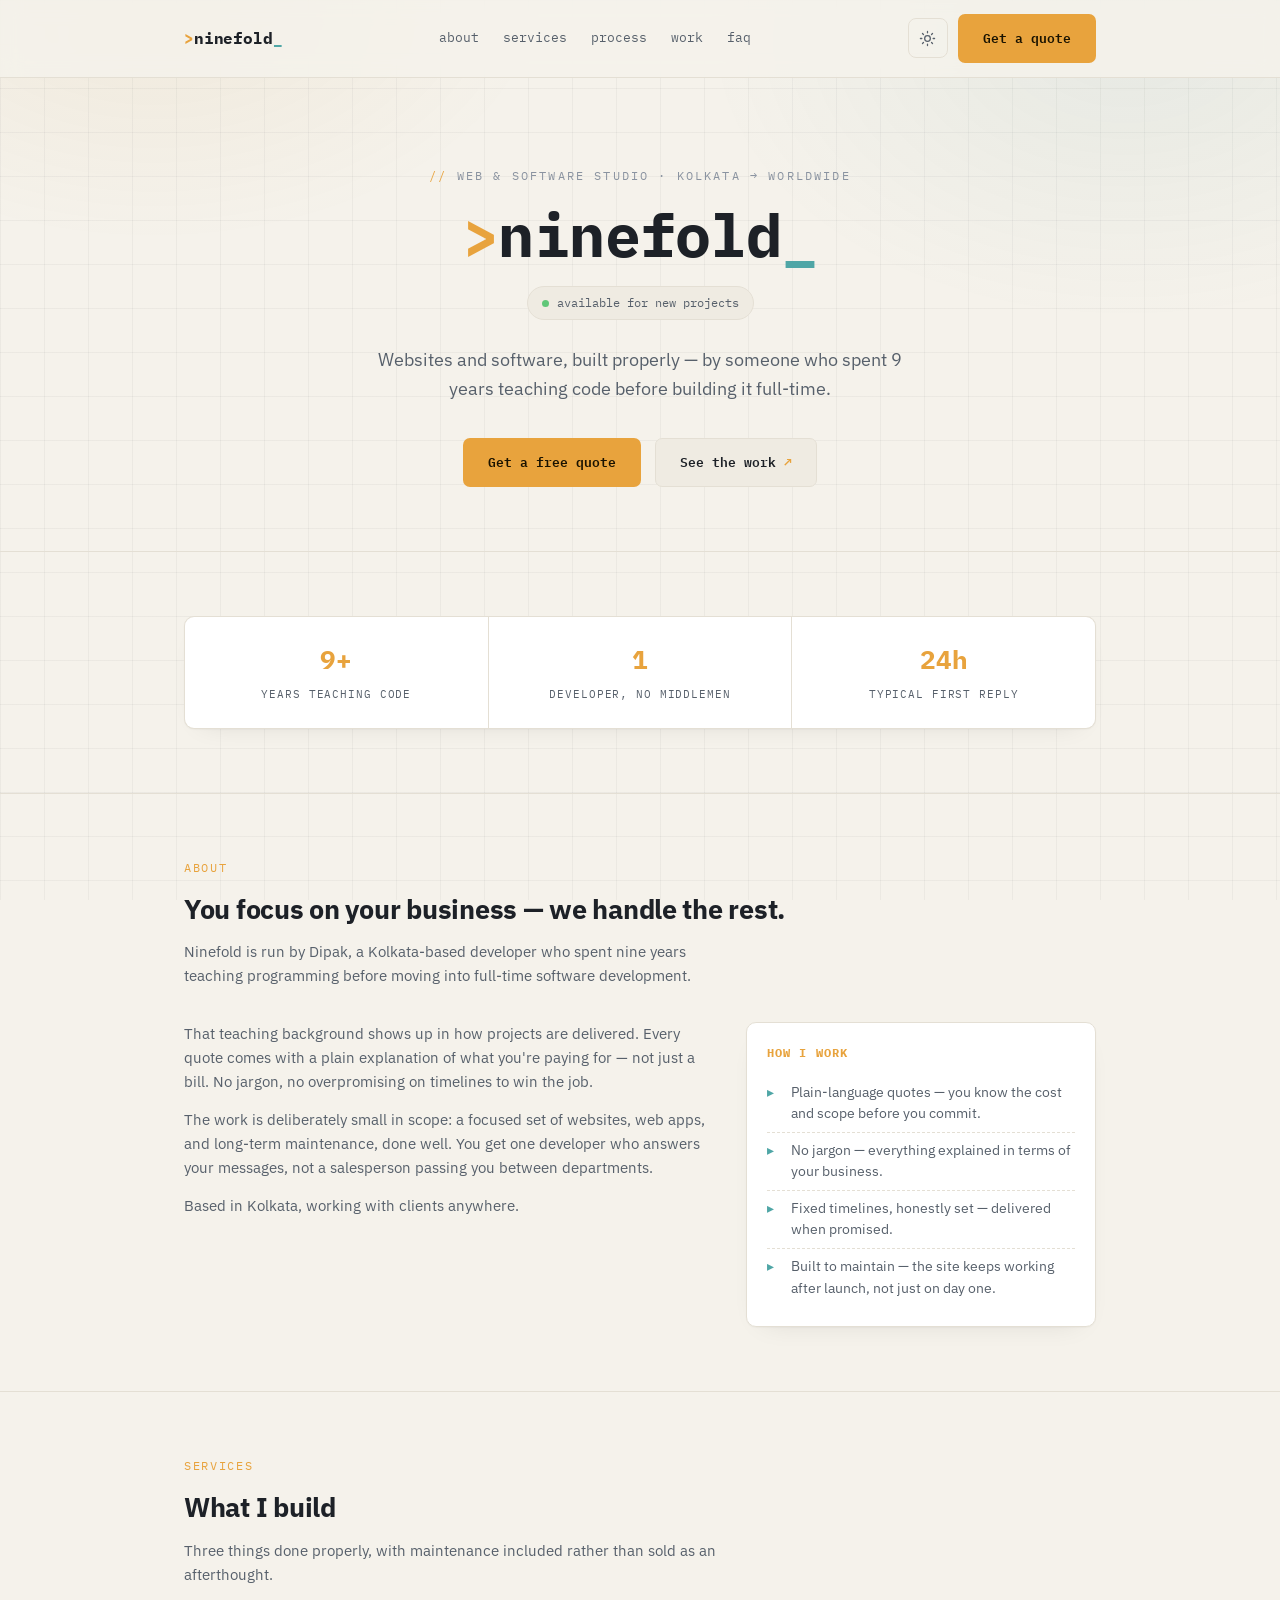
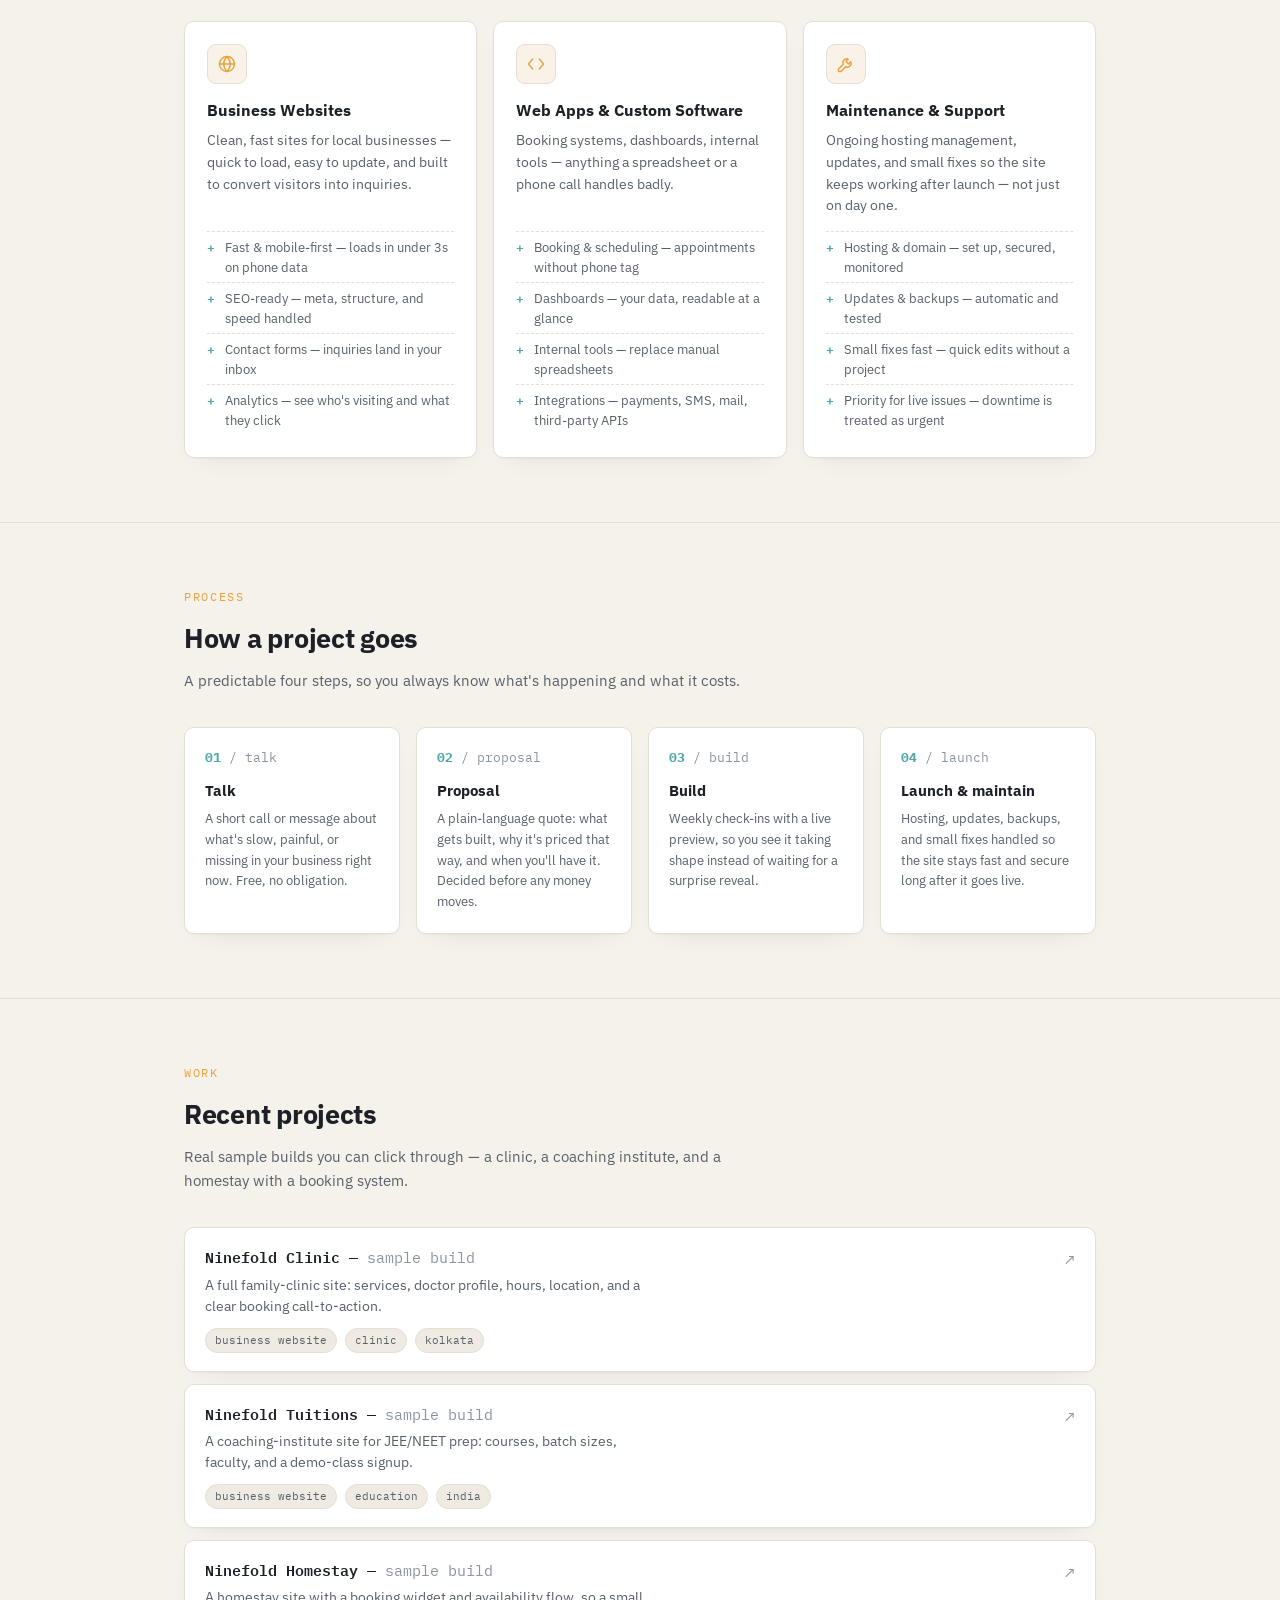
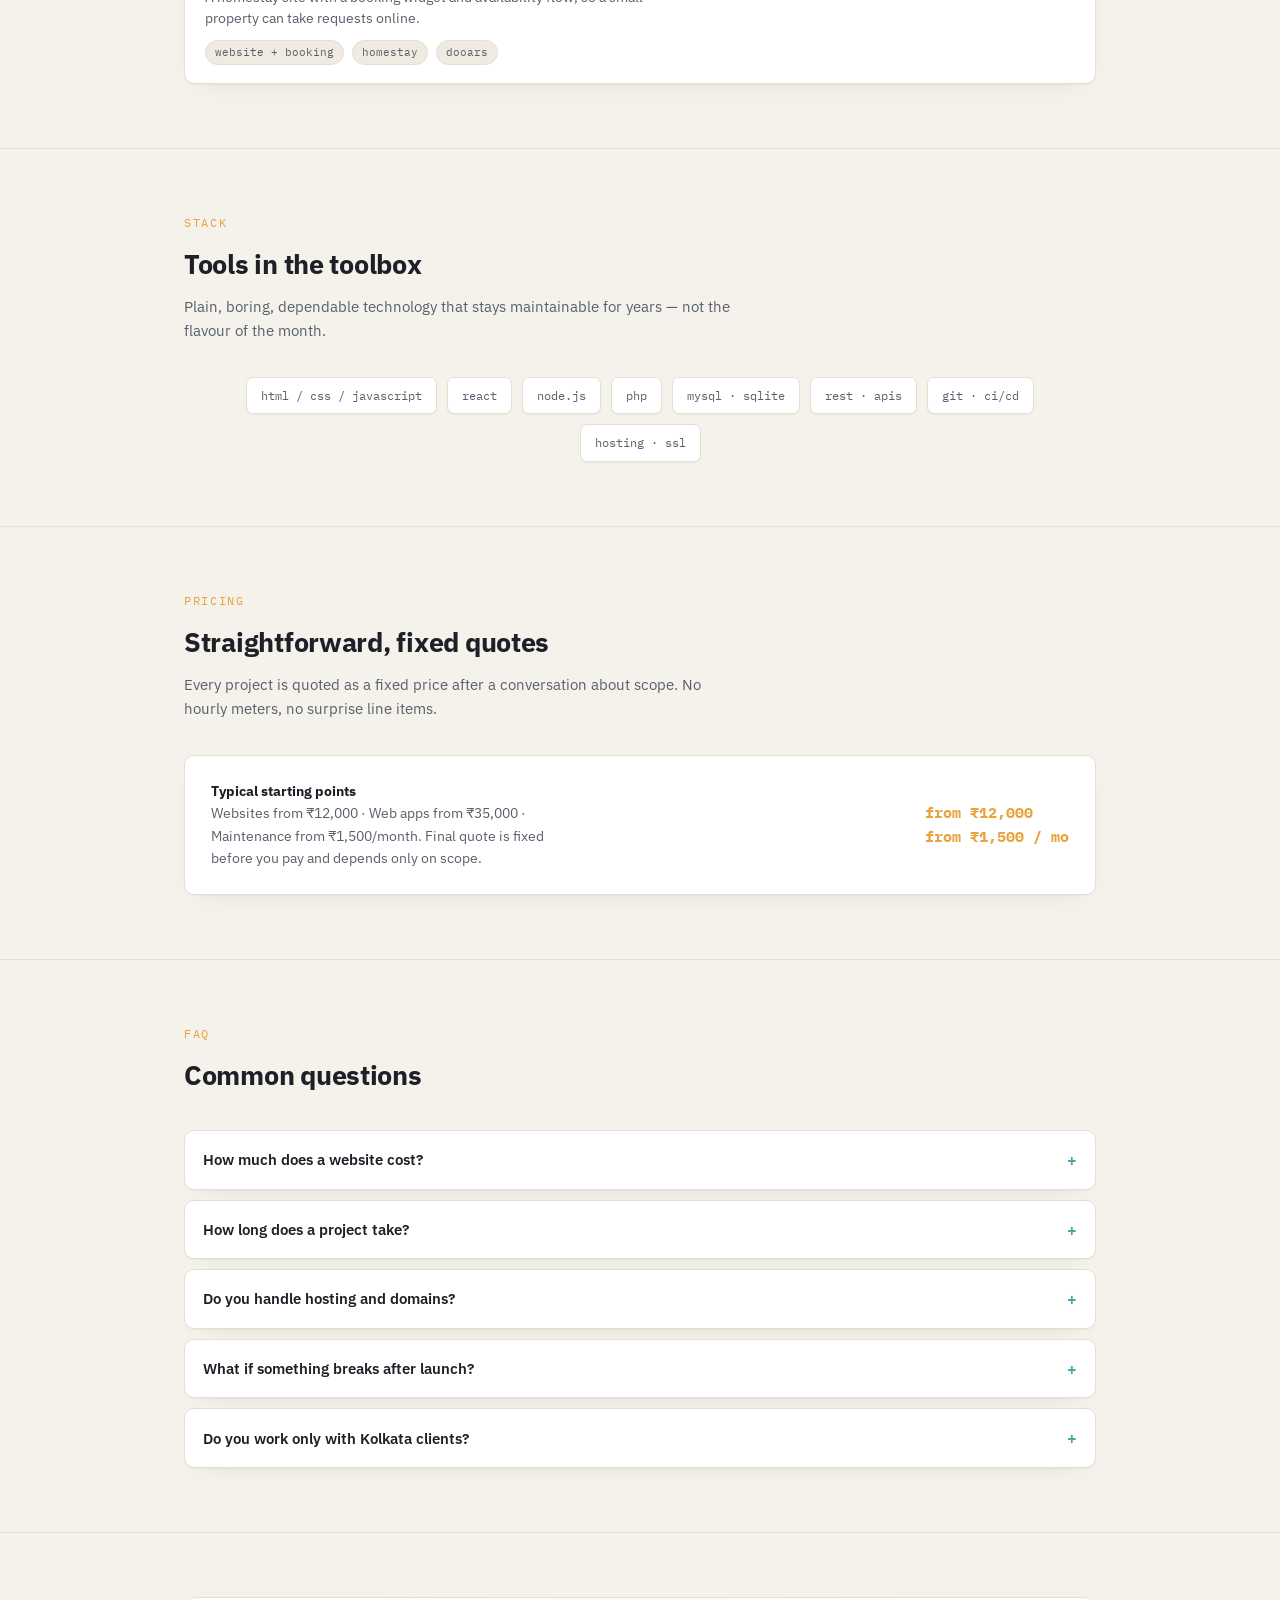
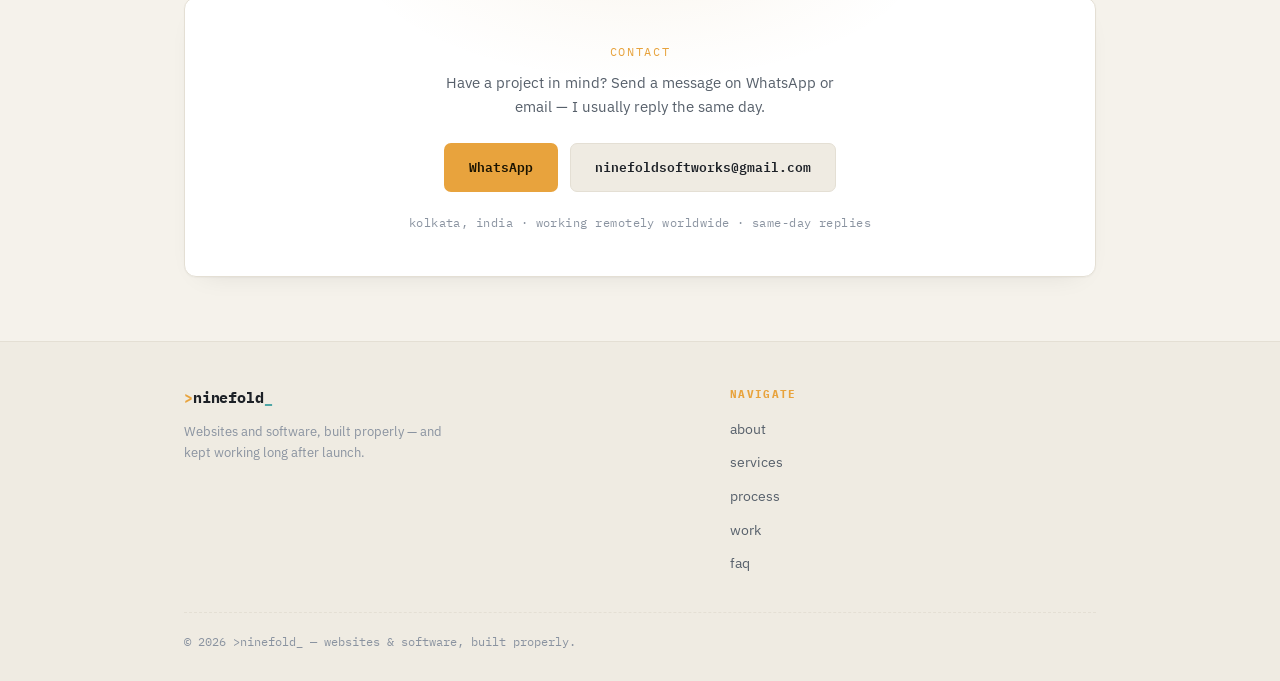
<file: index.html>
<!DOCTYPE html>
<html lang="en" data-theme="light">
<head>
<meta charset="UTF-8">
<meta name="viewport" content="width=device-width, initial-scale=1.0">
<title>Ninefold — Websites &amp; Software, Built Properly</title>
<meta name="description" content="Ninefold — a Kolkata-based web and software studio run by Dipak. Business websites, web apps, custom software and maintenance, delivered with plain-language quotes and no jargon.">
<meta name="author" content="Ninefold (Dipak)">
<meta name="keywords" content="web developer Kolkata, website design, web apps, custom software, freelancer India, booking system, business websites">
<link rel="canonical" href="https://ninefold.github.io/">
<link rel="icon" href="assets/favicon.ico" sizes="48x48">
<link rel="icon" href="assets/favicon.svg" type="image/svg+xml">
<link rel="icon" href="assets/favicon-32.png" sizes="32x32" type="image/png">
<link rel="icon" href="assets/favicon-16.png" sizes="16x16" type="image/png">
<link rel="apple-touch-icon" href="assets/apple-touch-icon.png">
<meta name="theme-color" media="(prefers-color-scheme: light)" content="#F5F2EB">
<meta name="theme-color" media="(prefers-color-scheme: dark)" content="#14171C">
<meta property="og:type" content="website">
<meta property="og:title" content="Ninefold — Websites &amp; Software, Built Properly">
<meta property="og:description" content="Business websites, web apps and custom software from a Kolkata-based studio that quotes in plain language. No jargon, no surprises.">
<meta property="og:url" content="https://ninefold.github.io/">
<meta property="og:image" content="https://ninefold.github.io/assets/apple-touch-icon.png">
<meta name="twitter:card" content="summary">
<meta name="twitter:title" content="Ninefold — Websites &amp; Software, Built Properly">
<meta name="twitter:description" content="Business websites, web apps and custom software, built properly — by someone who taught code for 9 years first.">
<link rel="preconnect" href="https://fonts.googleapis.com">
<link rel="preconnect" href="https://fonts.gstatic.com" crossorigin>
<link href="https://fonts.googleapis.com/css2?family=IBM+Plex+Mono:wght@400;500;600;700&family=IBM+Plex+Sans:wght@400;500;600;700&display=swap" rel="stylesheet">
<script>
  (function () {
    var saved = null;
    try { saved = localStorage.getItem('nf-theme'); } catch (e) {}
    var dark = window.matchMedia && window.matchMedia('(prefers-color-scheme: dark)').matches;
    document.documentElement.setAttribute('data-theme', saved === 'light' || saved === 'dark' ? saved : (dark ? 'dark' : 'light'));
  })();
</script>
<link rel="stylesheet" href="css/style.css">
</head>
<body>

<a class="skip-link" href="#main">Skip to content</a>

<nav aria-label="Main navigation">
  <div class="wrap">
    <a class="brand" href="#top" aria-label="Ninefold home"><span class="amber">&gt;</span>ninefold<span class="teal">_</span></a>
    <ul class="nav-links" id="navLinks"></ul>
    <div class="nav-tools">
      <button class="icon-btn theme-btn" id="themeToggle" type="button" aria-label="Toggle light or dark theme">
        <svg class="ic-moon" viewBox="0 0 24 24" width="17" height="17" fill="none" stroke="currentColor" stroke-width="1.8" stroke-linecap="round" aria-hidden="true"><path d="M21 12.8A9 9 0 1 1 11.2 3 7 7 0 0 0 21 12.8z"/></svg>
        <svg class="ic-sun" viewBox="0 0 24 24" width="17" height="17" fill="none" stroke="currentColor" stroke-width="1.8" stroke-linecap="round" aria-hidden="true"><circle cx="12" cy="12" r="4"/><path d="M12 2v2m0 16v2M4.9 4.9l1.4 1.4m11.4 11.4 1.4 1.4M2 12h2m16 0h2M4.9 19.1l1.4-1.4M17.7 6.3l1.4-1.4"/></svg>
      </button>
      <a class="btn nav-cta" id="navCta" href="#contact"></a>
      <button class="icon-btn hamburger" id="menuToggle" type="button" aria-label="Open menu" aria-expanded="false" aria-controls="mobileMenu">
        <svg viewBox="0 0 24 24" width="18" height="18" fill="none" stroke="currentColor" stroke-width="1.8" stroke-linecap="round" aria-hidden="true"><path d="M4 7h16M4 12h16M4 17h16"/></svg>
      </button>
    </div>
  </div>
  <div class="mobile-menu closed" id="mobileMenu">
    <ul id="mobileLinks"></ul>
  </div>
</nav>

<noscript>
  <div class="wrap">
    <p class="noscript">Please enable JavaScript to view this site.</p>
  </div>
</noscript>

<main id="main">

  <header class="hero" id="top">
    <div class="wrap">
      <div class="sublabel" id="heroSublabel"></div>
      <div class="wordmark"><span class="amber">&gt;</span>ninefold<span class="teal">_</span></div>
      <div class="status"><span class="dot"></span><span id="heroStatus"></span></div>
      <p class="tagline" id="heroTagline"></p>
      <div class="hero-cta">
        <a class="btn btn-primary" id="primaryCta" href="#contact"></a>
        <a class="btn btn-ghost" id="secondaryCta" href="#work"></a>
      </div>
    </div>
  </header>

  <section>
    <div class="wrap">
      <div class="stats-strip" id="statsStrip"></div>
    </div>
  </section>

  <section id="about">
    <div class="wrap">
      <div class="section-head">
        <div class="eyebrow">About</div>
        <h2 id="aboutHeading"></h2>
        <p class="section-desc" id="aboutDesc"></p>
      </div>
      <div class="about-grid">
        <div class="about-text" id="aboutParagraphs"></div>
        <div class="principles">
          <h3 id="principlesTitle"></h3>
          <ul id="principlesList"></ul>
        </div>
      </div>
    </div>
  </section>

  <section id="services">
    <div class="wrap">
      <div class="section-head">
        <div class="eyebrow">Services</div>
        <h2>What I build</h2>
        <p class="section-desc" id="servicesDesc"></p>
      </div>
      <div class="services" id="servicesGrid"></div>
    </div>
  </section>

  <section id="process">
    <div class="wrap">
      <div class="section-head">
        <div class="eyebrow">Process</div>
        <h2>How a project goes</h2>
        <p class="section-desc" id="processDesc"></p>
      </div>
      <div class="process" id="processGrid"></div>
    </div>
  </section>

  <section id="work">
    <div class="wrap">
      <div class="section-head">
        <div class="eyebrow">Work</div>
        <h2>Recent projects</h2>
        <p class="section-desc" id="workDesc"></p>
      </div>
      <div class="work-list" id="workList"></div>
    </div>
  </section>

  <section id="stack">
    <div class="wrap">
      <div class="section-head">
        <div class="eyebrow">Stack</div>
        <h2 id="stackTitle"></h2>
        <p class="section-desc" id="stackDesc"></p>
      </div>
      <div class="stack" id="stackChips"></div>
    </div>
  </section>

  <section id="pricing">
    <div class="wrap">
      <div class="section-head">
        <div class="eyebrow">Pricing</div>
        <h2 id="pricingTitle"></h2>
        <p class="section-desc" id="pricingDesc"></p>
      </div>
      <div class="pricing-strip">
        <p id="pricingLead"></p>
        <div id="pricingFrom"></div>
      </div>
    </div>
  </section>

  <section id="faq">
    <div class="wrap">
      <div class="section-head">
        <div class="eyebrow">FAQ</div>
        <h2>Common questions</h2>
      </div>
      <div class="faq" id="faqList"></div>
    </div>
  </section>

  <section id="contact">
    <div class="wrap">
      <div class="contact-box">
        <div class="eyebrow">Contact</div>
        <p id="contactText"></p>
        <div class="contact-links">
          <a class="btn btn-primary" id="whatsappBtn" href="#" target="_blank" rel="noopener">WhatsApp</a>
          <a class="btn btn-ghost" id="emailBtn" href="#"></a>
        </div>
        <div class="contact-meta" id="contactMeta"></div>
      </div>
    </div>
  </section>

</main>

<footer>
  <div class="wrap">
    <div class="footer-grid">
      <div class="footer-brand">
        <div class="brand"><span class="amber">&gt;</span>ninefold<span class="teal">_</span></div>
        <p id="footerBlurb"></p>
      </div>
      <div class="footer-col">
        <h4>Navigate</h4>
        <ul id="footerNav"></ul>
      </div>
    </div>
    <div class="footer-bottom">
      <div class="hint" id="footerCopyright"></div>
    </div>
  </div>
</footer>

<script src="js/app.js"></script>
<script type="application/ld+json">
{
  "@context": "https://schema.org",
  "@type": "ProfessionalService",
  "name": "Ninefold",
  "description": "Ninefold builds business websites, web apps and custom software, with plain-language quotes and ongoing maintenance.",
  "founder": { "@type": "Person", "name": "Dipak", "jobTitle": "Software developer" },
  "areaServed": "Worldwide",
  "address": { "@type": "PostalAddress", "addressLocality": "Kolkata", "addressRegion": "West Bengal", "addressCountry": "IN" },
  "email": "ninefoldsoftworks@gmail.com",
  "telephone": "+91 8420361178"
}
</script>
</body>
</html>
</file>
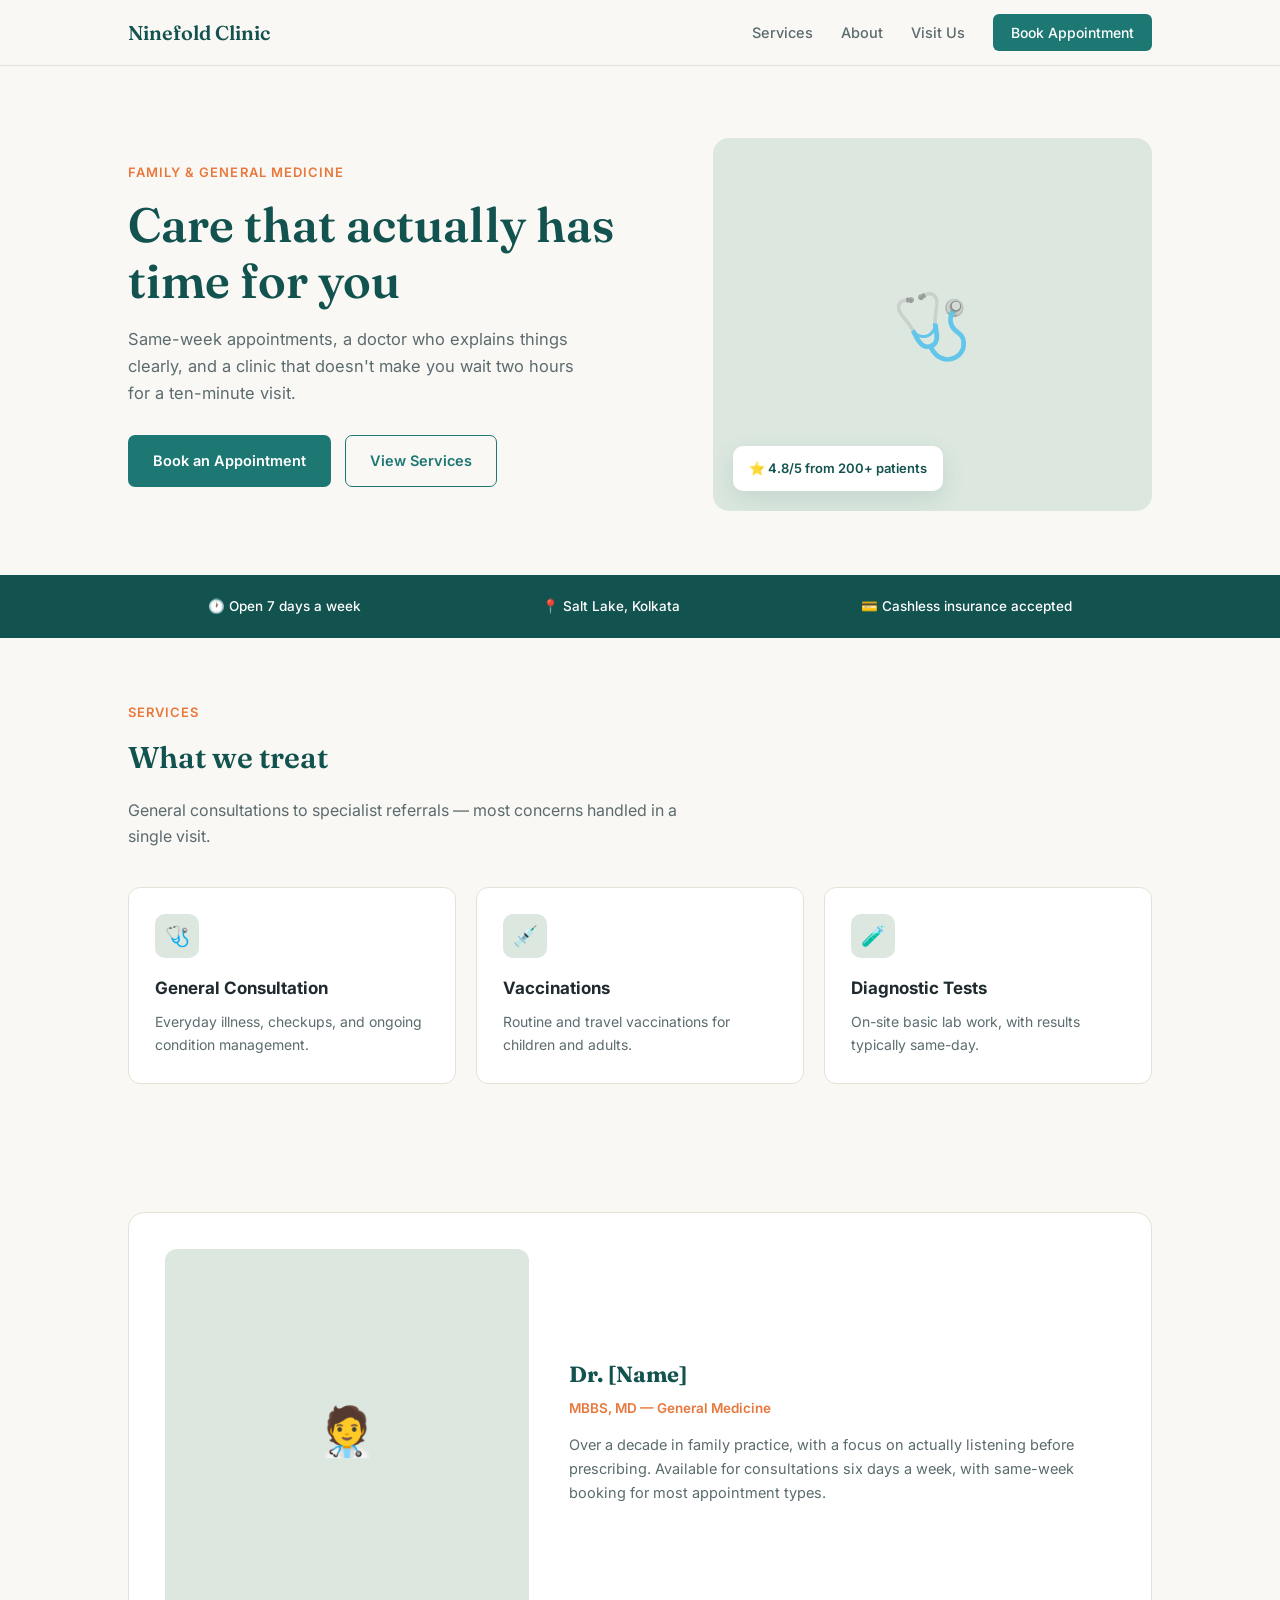
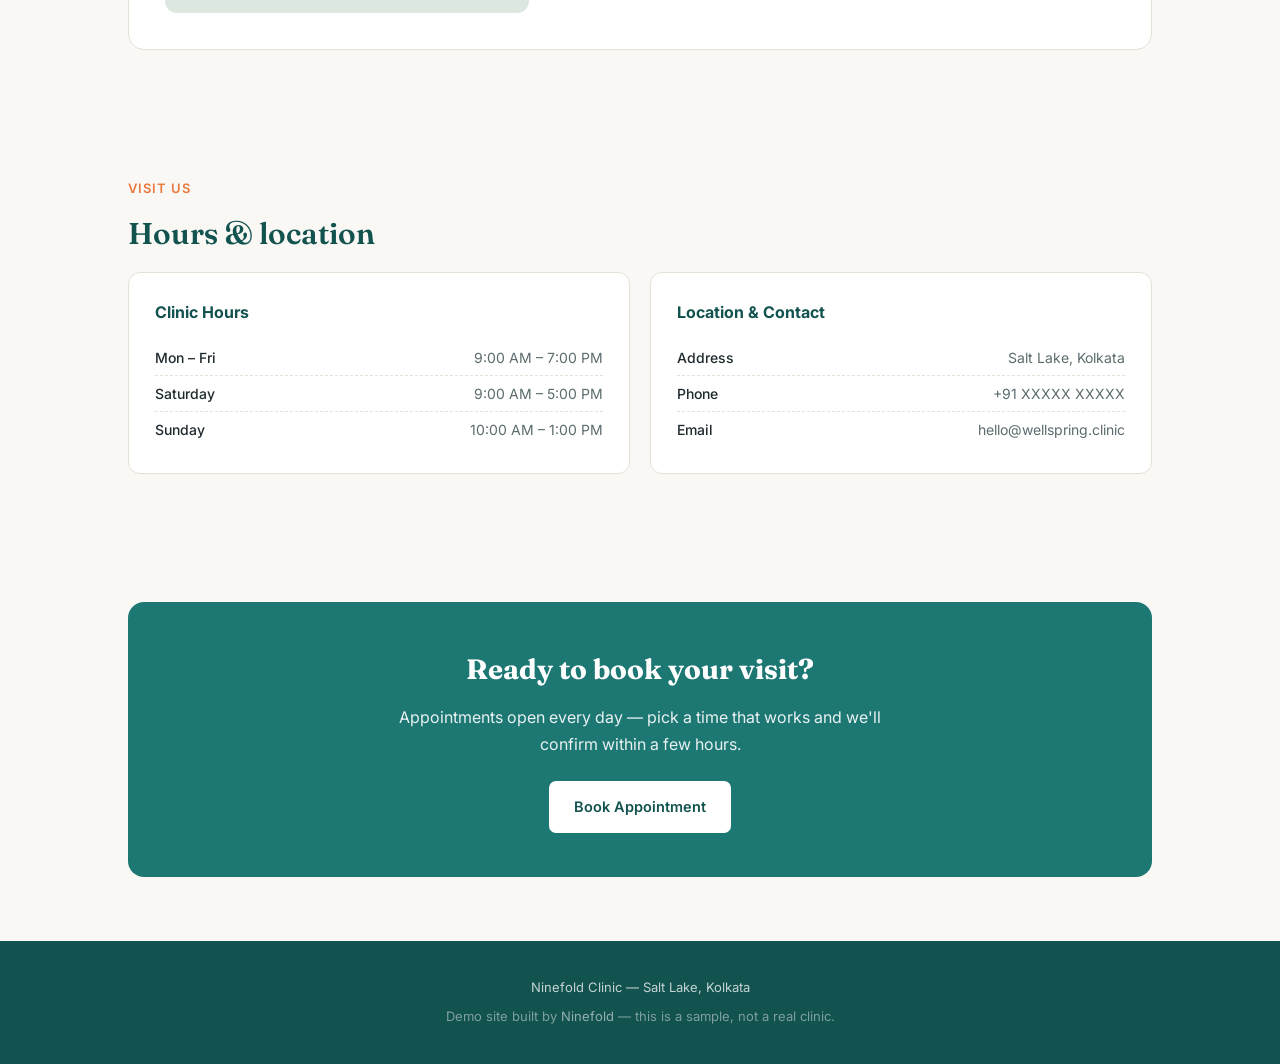
<file: clinic-demo.html>
<!DOCTYPE html>
<html lang="en">
<head>
<meta charset="UTF-8">
<meta name="viewport" content="width=device-width, initial-scale=1.0">
<title>Wellspring Family Clinic — Book an Appointment</title>
<link rel="icon" href="favicon.ico" sizes="48x48">
<link rel="icon" href="favicon.svg" type="image/svg+xml">
<meta name="theme-color" content="#FAF8F4">
<link rel="preconnect" href="https://fonts.googleapis.com">
<link rel="preconnect" href="https://fonts.gstatic.com" crossorigin>
<link href="https://fonts.googleapis.com/css2?family=Fraunces:opsz,wght@9..144,500;9..144,600&family=Inter:wght@400;500;600;700&display=swap" rel="stylesheet">
<style>
  :root{
    --cream:#FAF8F4;
    --white:#FFFFFF;
    --ink:#1F2A2E;
    --ink-dim:#5B6B6E;
    --teal:#1D7874;
    --teal-deep:#12524F;
    --sage:#DCE8DF;
    --coral:#E8783D;
    --border:#E6E0D6;
    --serif:'Fraunces', Georgia, serif;
    --sans:'Inter', -apple-system, sans-serif;
  }
  *{box-sizing:border-box; margin:0; padding:0;}
  html{scroll-behavior:smooth;}
  body{background:var(--cream); color:var(--ink); font-family:var(--sans); line-height:1.65; -webkit-font-smoothing:antialiased;}
  a{color:var(--teal); text-decoration:none;}
  .wrap{max-width:1080px; margin:0 auto; padding:0 28px;}

  /* NAV */
  nav{position:sticky; top:0; z-index:50; background:rgba(250,248,244,0.94); backdrop-filter:blur(6px); border-bottom:1px solid var(--border);}
  nav .wrap{display:flex; align-items:center; justify-content:space-between; padding:16px 28px;}
  .logo{font-family:var(--serif); font-weight:600; font-size:20px; color:var(--teal-deep);}
  .nav-links{display:flex; align-items:center; gap:28px; list-style:none; font-size:14.5px;}
  .nav-links a{color:var(--ink-dim); font-weight:500;}
  .nav-links a:hover{color:var(--teal);}
  .nav-cta{background:var(--teal); color:var(--white)!important; padding:10px 18px; border-radius:6px; font-weight:600; font-size:14px;}
  .nav-cta:hover{background:var(--teal-deep); text-decoration:none;}

  /* HERO */
  .hero{padding:72px 0 64px;}
  .hero-grid{display:grid; grid-template-columns:1.1fr 0.9fr; gap:48px; align-items:center;}
  .eyebrow{font-size:13px; font-weight:600; letter-spacing:0.08em; text-transform:uppercase; color:var(--coral); margin-bottom:14px;}
  .hero h1{font-family:var(--serif); font-size:clamp(32px,4.5vw,48px); font-weight:600; line-height:1.15; color:var(--teal-deep); margin-bottom:18px;}
  .hero p{font-size:16.5px; color:var(--ink-dim); max-width:46ch; margin-bottom:28px;}
  .hero-cta{display:flex; gap:14px; flex-wrap:wrap;}
  .btn{display:inline-block; font-weight:600; font-size:14.5px; padding:13px 24px; border-radius:7px; border:1.5px solid transparent; cursor:pointer;}
  .btn-primary{background:var(--teal); color:var(--white);}
  .btn-primary:hover{background:var(--teal-deep);}
  .btn-outline{border-color:var(--teal); color:var(--teal); background:transparent;}
  .btn-outline:hover{background:var(--sage); text-decoration:none;}

  .hero-visual{background:var(--sage); border-radius:16px; aspect-ratio:4/3.4; display:flex; align-items:center; justify-content:center; position:relative; overflow:hidden;}
  .hero-visual::before{content:"🩺"; font-size:64px; opacity:0.55;}
  .hero-badge{position:absolute; bottom:20px; left:20px; background:var(--white); padding:12px 16px; border-radius:10px; box-shadow:0 8px 24px rgba(18,82,79,0.12); font-size:13px; font-weight:600; color:var(--teal-deep);}

  /* TRUST STRIP */
  .trust-strip{background:var(--teal-deep); color:var(--white);}
  .trust-strip .wrap{display:flex; justify-content:space-around; flex-wrap:wrap; gap:20px; padding:20px 28px; font-size:13.5px; font-weight:500;}

  /* SECTIONS */
  section{padding:64px 0;}
  .section-eyebrow{font-size:13px; font-weight:600; letter-spacing:0.08em; text-transform:uppercase; color:var(--coral); margin-bottom:10px;}
  .section-head h2{font-family:var(--serif); font-size:30px; font-weight:600; color:var(--teal-deep); margin-bottom:14px;}
  .section-head p{color:var(--ink-dim); max-width:58ch; margin-bottom:38px;}

  /* SERVICES */
  .services{display:grid; grid-template-columns:repeat(3,1fr); gap:20px;}
  .service-card{background:var(--white); border:1px solid var(--border); border-radius:12px; padding:26px;}
  .service-icon{width:44px; height:44px; border-radius:10px; background:var(--sage); display:flex; align-items:center; justify-content:center; font-size:20px; margin-bottom:16px;}
  .service-card h3{font-size:17px; margin-bottom:8px; color:var(--ink);}
  .service-card p{font-size:14px; color:var(--ink-dim);}

  /* DOCTOR */
  .doctor-grid{display:grid; grid-template-columns:0.8fr 1.2fr; gap:40px; align-items:center; background:var(--white); border:1px solid var(--border); border-radius:16px; padding:36px;}
  .doctor-photo{background:var(--sage); border-radius:12px; aspect-ratio:1; display:flex; align-items:center; justify-content:center; font-size:48px;}
  .doctor-info h3{font-family:var(--serif); font-size:22px; color:var(--teal-deep); margin-bottom:4px;}
  .doctor-info .role{color:var(--coral); font-weight:600; font-size:13.5px; margin-bottom:14px;}
  .doctor-info p{color:var(--ink-dim); font-size:14.5px;}

  /* HOURS + LOCATION */
  .info-grid{display:grid; grid-template-columns:1fr 1fr; gap:20px;}
  .info-card{background:var(--white); border:1px solid var(--border); border-radius:12px; padding:26px;}
  .info-card h3{font-size:16px; margin-bottom:14px; color:var(--teal-deep);}
  .hours-row{display:flex; justify-content:space-between; font-size:14px; color:var(--ink-dim); padding:6px 0; border-bottom:1px dashed var(--border);}
  .hours-row:last-child{border-bottom:none;}
  .hours-row span:first-child{color:var(--ink); font-weight:500;}

  /* BOOKING CTA */
  .booking-cta{background:var(--teal); border-radius:16px; padding:44px; text-align:center; color:var(--white);}
  .booking-cta h2{font-family:var(--serif); font-size:28px; margin-bottom:12px;}
  .booking-cta p{opacity:0.9; margin-bottom:24px; max-width:50ch; margin-left:auto; margin-right:auto;}
  .booking-cta .btn-primary{background:var(--white); color:var(--teal-deep);}
  .booking-cta .btn-primary:hover{background:var(--sage);}

  footer{background:var(--teal-deep); color:rgba(255,255,255,0.75); padding:36px 0; font-size:13px; text-align:center;}
  footer .credit{margin-top:8px; opacity:0.6;}
  footer a{color:rgba(255,255,255,0.9);}

  @media (max-width:800px){
    .hero-grid{grid-template-columns:1fr;}
    .services{grid-template-columns:1fr;}
    .doctor-grid{grid-template-columns:1fr; text-align:center;}
    .doctor-photo{max-width:180px; margin:0 auto;}
    .info-grid{grid-template-columns:1fr;}
    .nav-links{display:none;}
  }
</style>
</head>
<body>

<nav>
  <div class="wrap">
    <div class="logo">Ninefold Clinic</div>
    <ul class="nav-links">
      <li><a href="#services">Services</a></li>
      <li><a href="#doctor">About</a></li>
      <li><a href="#visit">Visit Us</a></li>
      <li><a href="#book" class="nav-cta">Book Appointment</a></li>
    </ul>
  </div>
</nav>

<header class="hero">
  <div class="wrap hero-grid">
    <div>
      <div class="eyebrow">Family &amp; General Medicine</div>
      <h1>Care that actually has time for you</h1>
      <p>Same-week appointments, a doctor who explains things clearly, and a clinic that doesn't make you wait two hours for a ten-minute visit.</p>
      <div class="hero-cta">
        <a class="btn btn-primary" href="#book">Book an Appointment</a>
        <a class="btn btn-outline" href="#services">View Services</a>
      </div>
    </div>
    <div class="hero-visual">
      <div class="hero-badge">⭐ 4.8/5 from 200+ patients</div>
    </div>
  </div>
</header>

<div class="trust-strip">
  <div class="wrap">
    <span>🕐 Open 7 days a week</span>
    <span>📍 Salt Lake, Kolkata</span>
    <span>💳 Cashless insurance accepted</span>
  </div>
</div>

<section id="services">
  <div class="wrap">
    <div class="section-head">
      <div class="section-eyebrow">Services</div>
      <h2>What we treat</h2>
      <p>General consultations to specialist referrals — most concerns handled in a single visit.</p>
    </div>
    <div class="services">
      <div class="service-card">
        <div class="service-icon">🩺</div>
        <h3>General Consultation</h3>
        <p>Everyday illness, checkups, and ongoing condition management.</p>
      </div>
      <div class="service-card">
        <div class="service-icon">💉</div>
        <h3>Vaccinations</h3>
        <p>Routine and travel vaccinations for children and adults.</p>
      </div>
      <div class="service-card">
        <div class="service-icon">🧪</div>
        <h3>Diagnostic Tests</h3>
        <p>On-site basic lab work, with results typically same-day.</p>
      </div>
    </div>
  </div>
</section>

<section id="doctor">
  <div class="wrap">
    <div class="doctor-grid">
      <div class="doctor-photo">🧑‍⚕️</div>
      <div class="doctor-info">
        <h3>Dr. [Name]</h3>
        <div class="role">MBBS, MD — General Medicine</div>
        <p>Over a decade in family practice, with a focus on actually listening before prescribing. Available for consultations six days a week, with same-week booking for most appointment types.</p>
      </div>
    </div>
  </div>
</section>

<section id="visit">
  <div class="wrap">
    <div class="section-head">
      <div class="section-eyebrow">Visit Us</div>
      <h2>Hours &amp; location</h2>
    </div>
    <div class="info-grid">
      <div class="info-card">
        <h3>Clinic Hours</h3>
        <div class="hours-row"><span>Mon – Fri</span><span>9:00 AM – 7:00 PM</span></div>
        <div class="hours-row"><span>Saturday</span><span>9:00 AM – 5:00 PM</span></div>
        <div class="hours-row"><span>Sunday</span><span>10:00 AM – 1:00 PM</span></div>
      </div>
      <div class="info-card">
        <h3>Location &amp; Contact</h3>
        <div class="hours-row"><span>Address</span><span>Salt Lake, Kolkata</span></div>
        <div class="hours-row"><span>Phone</span><span>+91 XXXXX XXXXX</span></div>
        <div class="hours-row"><span>Email</span><span>hello@wellspring.clinic</span></div>
      </div>
    </div>
  </div>
</section>

<section id="book">
  <div class="wrap">
    <div class="booking-cta">
      <h2>Ready to book your visit?</h2>
      <p>Appointments open every day — pick a time that works and we'll confirm within a few hours.</p>
      <a class="btn btn-primary" href="#">Book Appointment</a>
    </div>
  </div>
</section>

<footer>
  <div class="wrap">
    <div>Ninefold Clinic — Salt Lake, Kolkata</div>
    <div class="credit">Demo site built by <a href="index.html">Ninefold</a> — this is a sample, not a real clinic.</div>
  </div>
</footer>

</body>
</html>
</file>
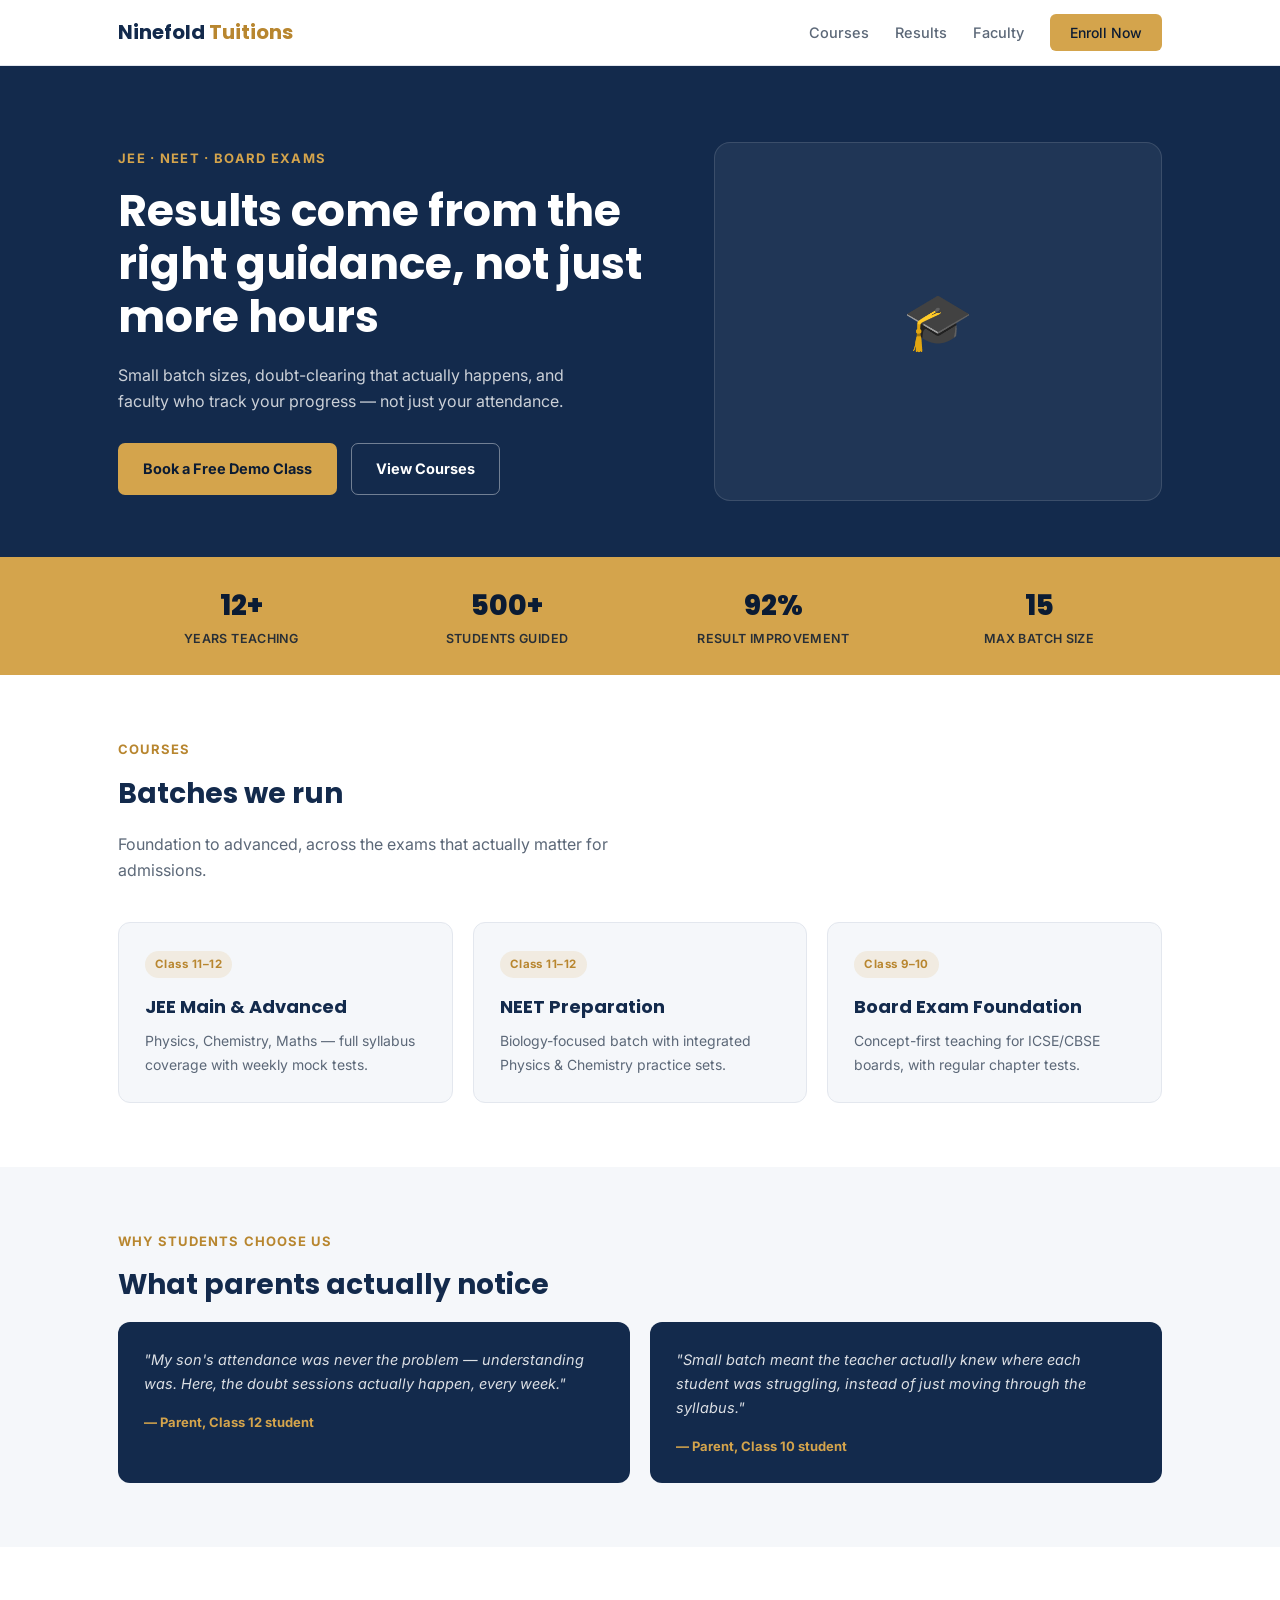
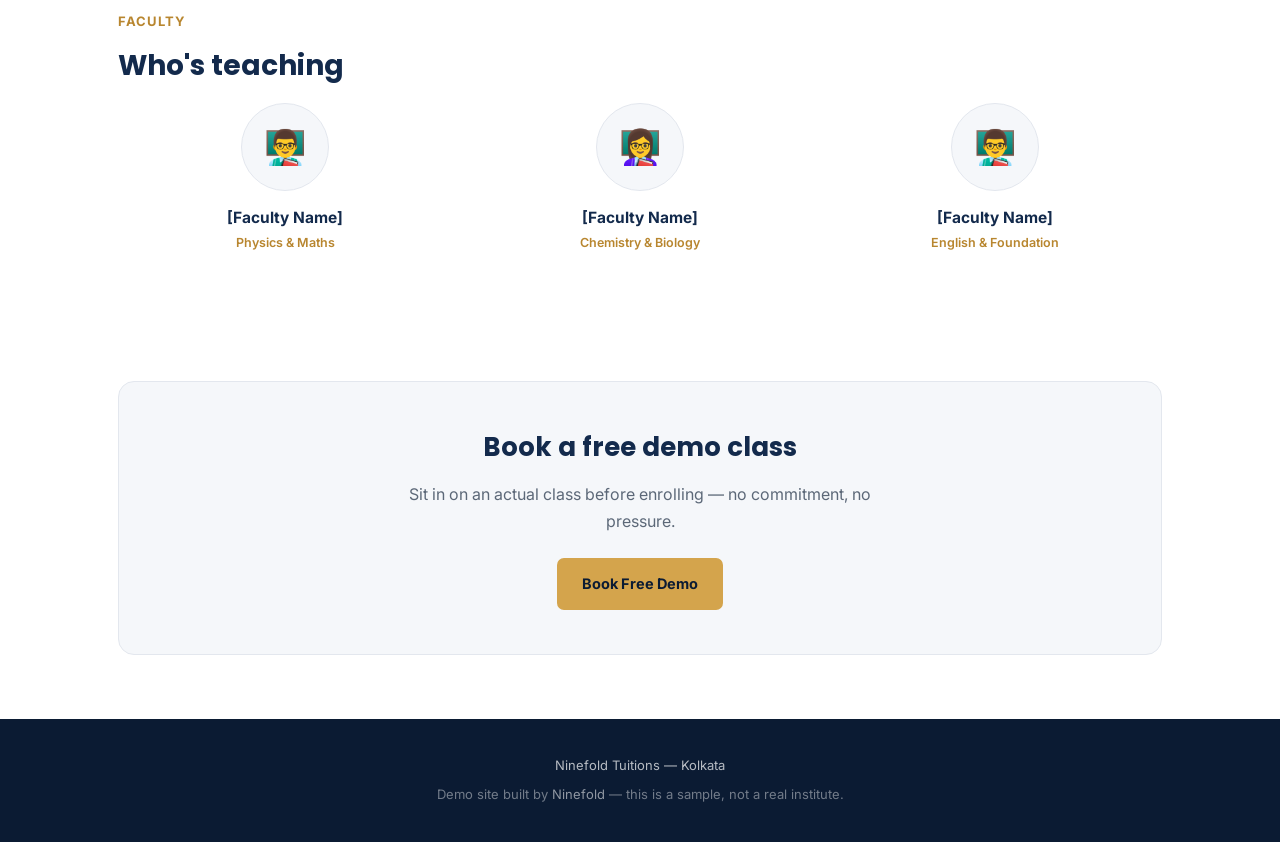
<file: coaching-institute-demo.html>
<!DOCTYPE html>
<html lang="en">
<head>
<meta charset="UTF-8">
<meta name="viewport" content="width=device-width, initial-scale=1.0">
<title>Zenith Academy — Coaching for JEE, NEET &amp; Boards</title>
<link rel="icon" href="favicon.ico" sizes="48x48">
<link rel="icon" href="favicon.svg" type="image/svg+xml">
<meta name="theme-color" content="#132A4C">
<link rel="preconnect" href="https://fonts.googleapis.com">
<link rel="preconnect" href="https://fonts.gstatic.com" crossorigin>
<link href="https://fonts.googleapis.com/css2?family=Poppins:wght@500;600;700;800&family=Inter:wght@400;500;600;700&display=swap" rel="stylesheet">
<style>
  :root{
    --navy:#132A4C;
    --navy-deep:#0B1B33;
    --white:#FFFFFF;
    --paper:#F5F7FA;
    --ink:#1B2432;
    --ink-dim:#5C6878;
    --gold:#D4A44C;
    --gold-deep:#B8862F;
    --border:#E3E7EE;
    --heading:'Poppins', sans-serif;
    --sans:'Inter', -apple-system, sans-serif;
  }
  *{box-sizing:border-box; margin:0; padding:0;}
  html{scroll-behavior:smooth;}
  body{background:var(--white); color:var(--ink); font-family:var(--sans); line-height:1.65; -webkit-font-smoothing:antialiased;}
  a{color:var(--navy); text-decoration:none;}
  .wrap{max-width:1100px; margin:0 auto; padding:0 28px;}

  /* NAV */
  nav{position:sticky; top:0; z-index:50; background:rgba(255,255,255,0.96); backdrop-filter:blur(6px); border-bottom:1px solid var(--border);}
  nav .wrap{display:flex; align-items:center; justify-content:space-between; padding:16px 28px;}
  .logo{font-family:var(--heading); font-weight:700; font-size:20px; color:var(--navy);}
  .logo span{color:var(--gold-deep);}
  .nav-links{display:flex; align-items:center; gap:26px; list-style:none; font-size:14.5px;}
  .nav-links a{color:var(--ink-dim); font-weight:500;}
  .nav-links a:hover{color:var(--navy);}
  .nav-cta{background:var(--gold); color:var(--navy-deep)!important; padding:10px 20px; border-radius:6px; font-weight:700; font-size:14px;}
  .nav-cta:hover{background:var(--gold-deep); color:var(--white)!important;}

  /* HERO */
  .hero{background:var(--navy); color:var(--white); padding:76px 0 0;}
  .hero-grid{display:grid; grid-template-columns:1.1fr 0.9fr; gap:48px; align-items:center; padding-bottom:56px;}
  .eyebrow{font-size:13px; font-weight:700; letter-spacing:0.1em; text-transform:uppercase; color:var(--gold); margin-bottom:16px;}
  .hero h1{font-family:var(--heading); font-size:clamp(30px,4.2vw,44px); font-weight:700; line-height:1.2; margin-bottom:18px;}
  .hero p{font-size:16px; color:rgba(255,255,255,0.78); max-width:46ch; margin-bottom:28px;}
  .hero-cta{display:flex; gap:14px; flex-wrap:wrap;}
  .btn{display:inline-block; font-weight:700; font-size:14.5px; padding:13px 24px; border-radius:7px; border:1.5px solid transparent; cursor:pointer;}
  .btn-primary{background:var(--gold); color:var(--navy-deep);}
  .btn-primary:hover{background:var(--gold-deep); color:var(--white);}
  .btn-outline{border-color:rgba(255,255,255,0.4); color:var(--white); background:transparent;}
  .btn-outline:hover{background:rgba(255,255,255,0.08); text-decoration:none;}

  .hero-visual{background:rgba(255,255,255,0.06); border:1px solid rgba(255,255,255,0.12); border-radius:16px; aspect-ratio:4/3.2; display:flex; align-items:center; justify-content:center; font-size:56px;}

  /* STATS STRIP */
  .stats-strip{background:var(--gold);}
  .stats-strip .wrap{display:grid; grid-template-columns:repeat(4,1fr); gap:20px; padding:26px 28px;}
  .stat{text-align:center;}
  .stat-num{font-family:var(--heading); font-weight:800; font-size:28px; color:var(--navy-deep);}
  .stat-label{font-size:12.5px; font-weight:600; color:var(--navy-deep); opacity:0.85; text-transform:uppercase; letter-spacing:0.03em;}

  /* SECTIONS */
  section{padding:64px 0;}
  .section-eyebrow{font-size:13px; font-weight:700; letter-spacing:0.08em; text-transform:uppercase; color:var(--gold-deep); margin-bottom:10px;}
  .section-head h2{font-family:var(--heading); font-size:28px; font-weight:700; color:var(--navy); margin-bottom:14px;}
  .section-head p{color:var(--ink-dim); max-width:58ch; margin-bottom:38px;}

  /* COURSES */
  .courses{display:grid; grid-template-columns:repeat(3,1fr); gap:20px;}
  .course-card{background:var(--paper); border:1px solid var(--border); border-radius:12px; padding:26px; transition:border-color 0.15s ease;}
  .course-card:hover{border-color:var(--gold);}
  .course-tag{display:inline-block; font-size:11.5px; font-weight:700; letter-spacing:0.04em; color:var(--gold-deep); background:rgba(212,164,76,0.14); padding:4px 10px; border-radius:20px; margin-bottom:14px;}
  .course-card h3{font-family:var(--heading); font-size:18px; margin-bottom:8px; color:var(--navy);}
  .course-card p{font-size:14px; color:var(--ink-dim);}

  /* FACULTY */
  .faculty-grid{display:grid; grid-template-columns:repeat(3,1fr); gap:20px;}
  .faculty-card{text-align:center;}
  .faculty-photo{background:var(--paper); border:1px solid var(--border); border-radius:50%; width:88px; height:88px; display:flex; align-items:center; justify-content:center; font-size:34px; margin:0 auto 14px;}
  .faculty-card h4{font-size:15.5px; color:var(--navy); margin-bottom:2px;}
  .faculty-card .subject{font-size:12.5px; color:var(--gold-deep); font-weight:600;}

  /* TESTIMONIALS */
  .testimonials{display:grid; grid-template-columns:repeat(2,1fr); gap:20px;}
  .testimonial{background:var(--navy); color:var(--white); border-radius:12px; padding:26px;}
  .testimonial p{font-size:14.5px; color:rgba(255,255,255,0.85); margin-bottom:16px; font-style:italic;}
  .testimonial .who{font-size:13px; font-weight:700; color:var(--gold);}

  /* CTA */
  .enroll-cta{background:var(--paper); border:1px solid var(--border); border-radius:16px; padding:44px; text-align:center;}
  .enroll-cta h2{font-family:var(--heading); font-size:26px; color:var(--navy); margin-bottom:12px;}
  .enroll-cta p{color:var(--ink-dim); margin-bottom:24px; max-width:50ch; margin-left:auto; margin-right:auto;}

  footer{background:var(--navy-deep); color:rgba(255,255,255,0.7); padding:36px 0; font-size:13px; text-align:center;}
  footer .credit{margin-top:8px; opacity:0.6;}
  footer a{color:rgba(255,255,255,0.9);}

  @media (max-width:800px){
    .hero-grid{grid-template-columns:1fr;}
    .stats-strip .wrap{grid-template-columns:repeat(2,1fr);}
    .courses{grid-template-columns:1fr;}
    .faculty-grid{grid-template-columns:1fr;}
    .testimonials{grid-template-columns:1fr;}
    .nav-links{display:none;}
  }
</style>
</head>
<body>

<nav>
  <div class="wrap">
    <div class="logo">Ninefold <span>Tuitions</span></div>
    <ul class="nav-links">
      <li><a href="#courses">Courses</a></li>
      <li><a href="#results">Results</a></li>
      <li><a href="#faculty">Faculty</a></li>
      <li><a href="#enroll" class="nav-cta">Enroll Now</a></li>
    </ul>
  </div>
</nav>

<header class="hero">
  <div class="wrap hero-grid">
    <div>
      <div class="eyebrow">JEE · NEET · Board Exams</div>
      <h1>Results come from the right guidance, not just more hours</h1>
      <p>Small batch sizes, doubt-clearing that actually happens, and faculty who track your progress — not just your attendance.</p>
      <div class="hero-cta">
        <a class="btn btn-primary" href="#enroll">Book a Free Demo Class</a>
        <a class="btn btn-outline" href="#courses">View Courses</a>
      </div>
    </div>
    <div class="hero-visual">🎓</div>
  </div>
  <div class="stats-strip">
    <div class="wrap">
      <div class="stat"><div class="stat-num">12+</div><div class="stat-label">Years Teaching</div></div>
      <div class="stat"><div class="stat-num">500+</div><div class="stat-label">Students Guided</div></div>
      <div class="stat"><div class="stat-num">92%</div><div class="stat-label">Result Improvement</div></div>
      <div class="stat"><div class="stat-num">15</div><div class="stat-label">Max Batch Size</div></div>
    </div>
  </div>
</header>

<section id="courses">
  <div class="wrap">
    <div class="section-head">
      <div class="section-eyebrow">Courses</div>
      <h2>Batches we run</h2>
      <p>Foundation to advanced, across the exams that actually matter for admissions.</p>
    </div>
    <div class="courses">
      <div class="course-card">
        <span class="course-tag">Class 11–12</span>
        <h3>JEE Main &amp; Advanced</h3>
        <p>Physics, Chemistry, Maths — full syllabus coverage with weekly mock tests.</p>
      </div>
      <div class="course-card">
        <span class="course-tag">Class 11–12</span>
        <h3>NEET Preparation</h3>
        <p>Biology-focused batch with integrated Physics &amp; Chemistry practice sets.</p>
      </div>
      <div class="course-card">
        <span class="course-tag">Class 9–10</span>
        <h3>Board Exam Foundation</h3>
        <p>Concept-first teaching for ICSE/CBSE boards, with regular chapter tests.</p>
      </div>
    </div>
  </div>
</section>

<section id="results" style="background:var(--paper);">
  <div class="wrap">
    <div class="section-head">
      <div class="section-eyebrow">Why Students Choose Us</div>
      <h2>What parents actually notice</h2>
    </div>
    <div class="testimonials">
      <div class="testimonial">
        <p>"My son's attendance was never the problem — understanding was. Here, the doubt sessions actually happen, every week."</p>
        <div class="who">— Parent, Class 12 student</div>
      </div>
      <div class="testimonial">
        <p>"Small batch meant the teacher actually knew where each student was struggling, instead of just moving through the syllabus."</p>
        <div class="who">— Parent, Class 10 student</div>
      </div>
    </div>
  </div>
</section>

<section id="faculty">
  <div class="wrap">
    <div class="section-head">
      <div class="section-eyebrow">Faculty</div>
      <h2>Who's teaching</h2>
    </div>
    <div class="faculty-grid">
      <div class="faculty-card">
        <div class="faculty-photo">👨‍🏫</div>
        <h4>[Faculty Name]</h4>
        <div class="subject">Physics &amp; Maths</div>
      </div>
      <div class="faculty-card">
        <div class="faculty-photo">👩‍🏫</div>
        <h4>[Faculty Name]</h4>
        <div class="subject">Chemistry &amp; Biology</div>
      </div>
      <div class="faculty-card">
        <div class="faculty-photo">👨‍🏫</div>
        <h4>[Faculty Name]</h4>
        <div class="subject">English &amp; Foundation</div>
      </div>
    </div>
  </div>
</section>

<section id="enroll">
  <div class="wrap">
    <div class="enroll-cta">
      <h2>Book a free demo class</h2>
      <p>Sit in on an actual class before enrolling — no commitment, no pressure.</p>
      <a class="btn btn-primary" href="#">Book Free Demo</a>
    </div>
  </div>
</section>

<footer>
  <div class="wrap">
    <div>Ninefold Tuitions — Kolkata</div>
    <div class="credit">Demo site built by <a href="index.html">Ninefold</a> — this is a sample, not a real institute.</div>
  </div>
</footer>

</body>
</html>
</file>
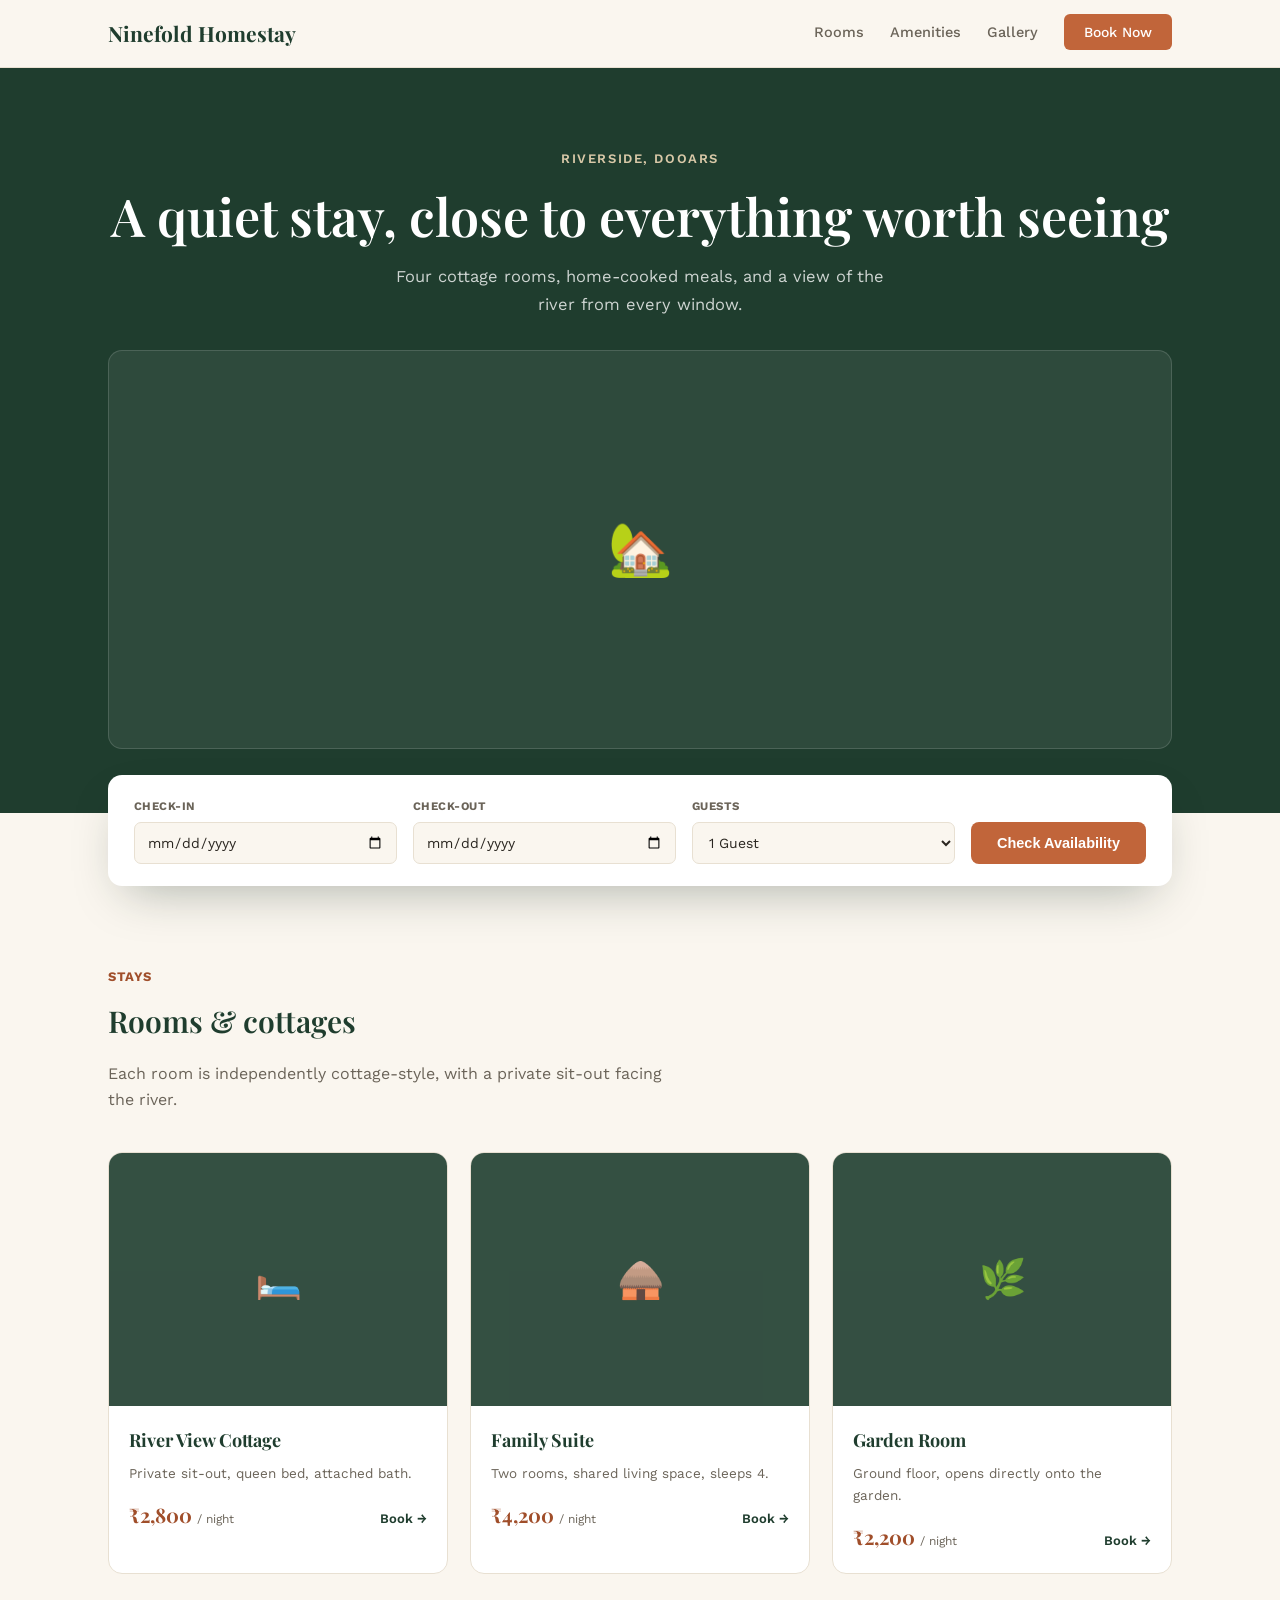
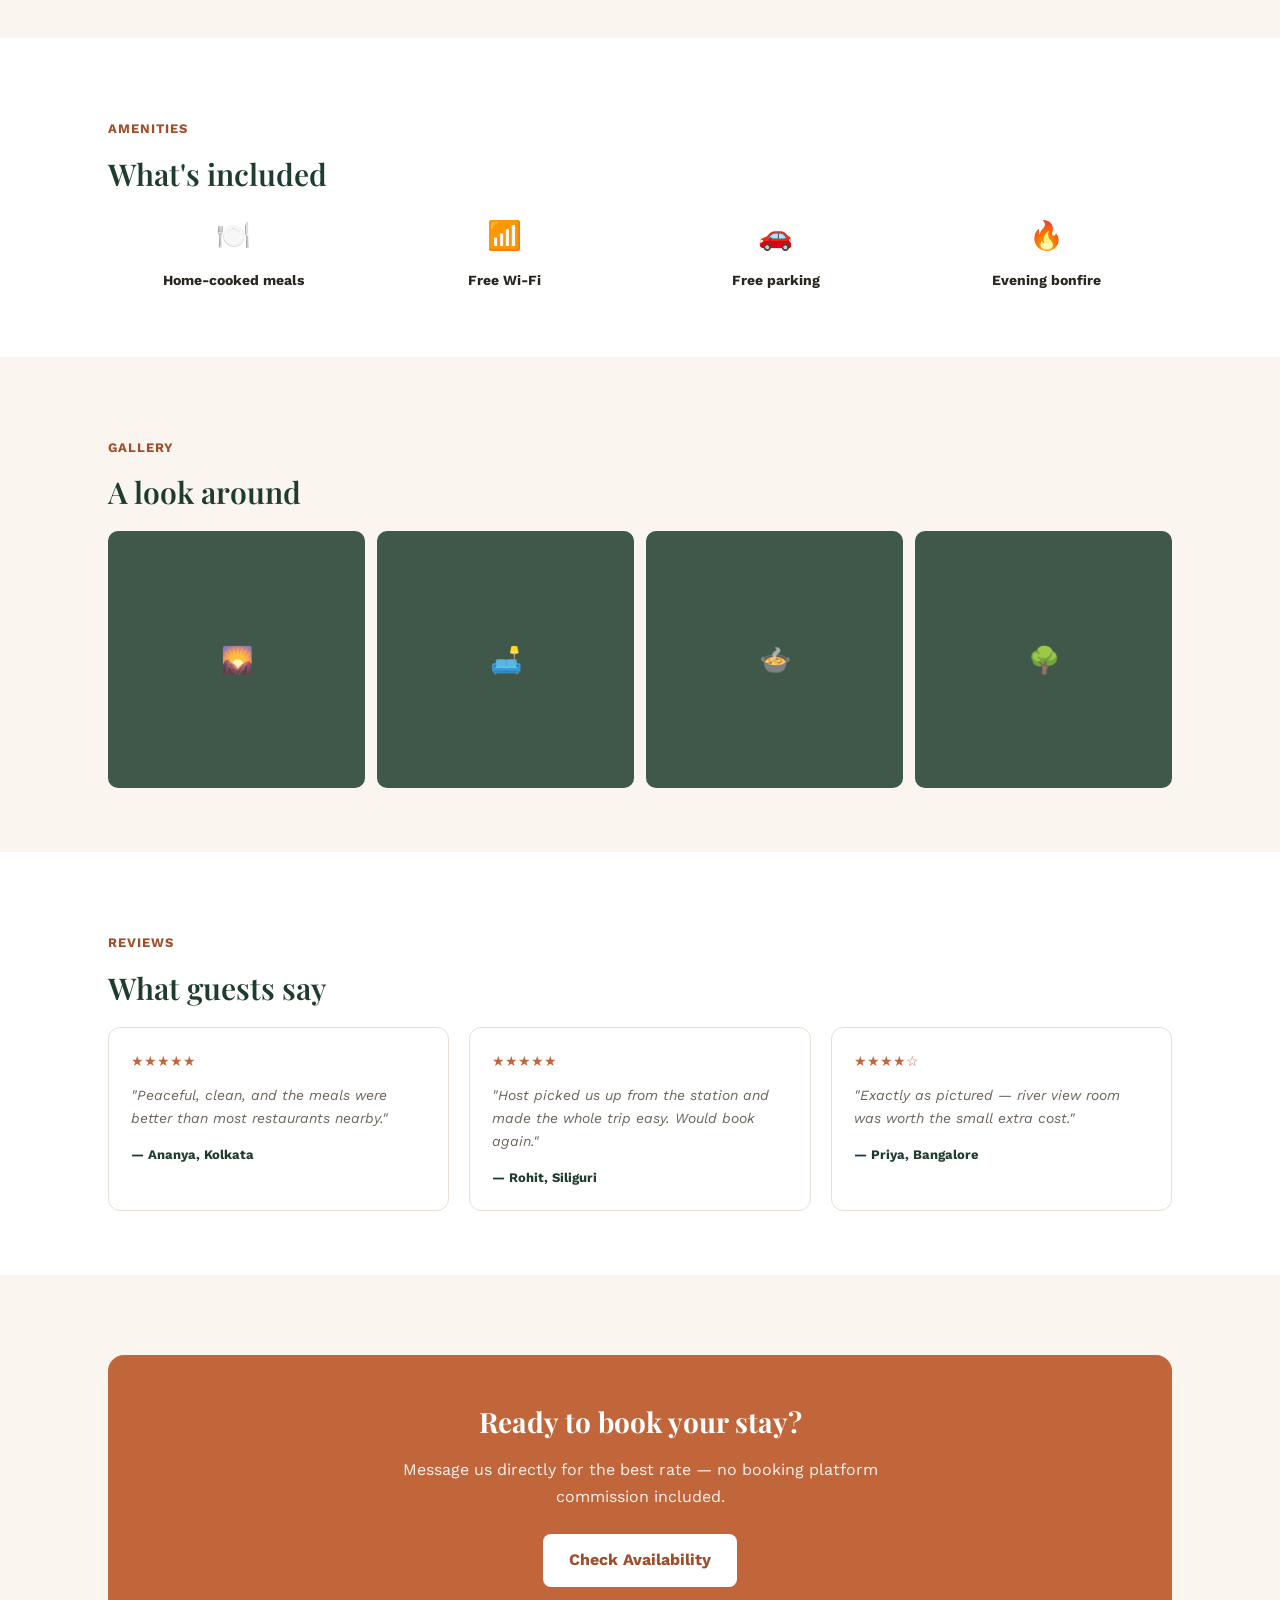
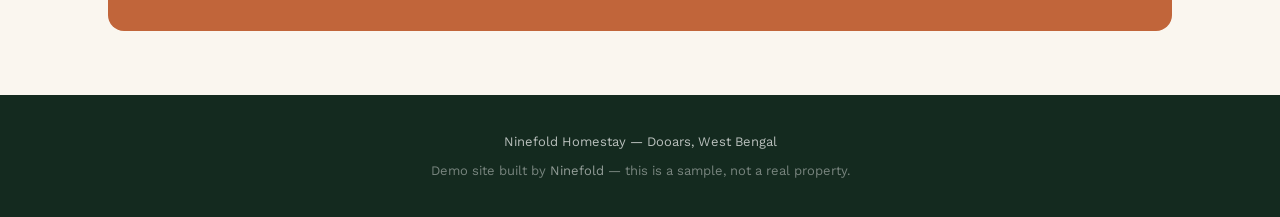
<file: homestay-booking-demo.html>
<!DOCTYPE html>
<html lang="en">
<head>
<meta charset="UTF-8">
<meta name="viewport" content="width=device-width, initial-scale=1.0">
<title>Ninefold Homestay — Book Your Stay</title>
<link rel="icon" href="favicon.ico" sizes="48x48">
<link rel="icon" href="favicon.svg" type="image/svg+xml">
<meta name="theme-color" content="#FAF6EF">
<link rel="preconnect" href="https://fonts.googleapis.com">
<link rel="preconnect" href="https://fonts.gstatic.com" crossorigin>
<link href="https://fonts.googleapis.com/css2?family=Playfair+Display:wght@500;600;700&family=Work+Sans:wght@400;500;600;700&display=swap" rel="stylesheet">
<style>
  :root{
    --forest:#1F3D2E;
    --forest-deep:#142A1F;
    --terracotta:#C1653A;
    --terracotta-deep:#A04E2A;
    --cream:#FAF6EF;
    --white:#FFFFFF;
    --ink:#2A2620;
    --ink-dim:#6B6459;
    --border:#E8E0D2;
    --serif:'Playfair Display', Georgia, serif;
    --sans:'Work Sans', -apple-system, sans-serif;
  }
  *{box-sizing:border-box; margin:0; padding:0;}
  html{scroll-behavior:smooth;}
  body{background:var(--cream); color:var(--ink); font-family:var(--sans); line-height:1.65; -webkit-font-smoothing:antialiased;}
  a{color:var(--forest); text-decoration:none;}
  .wrap{max-width:1120px; margin:0 auto; padding:0 28px;}

  nav{position:sticky; top:0; z-index:50; background:rgba(250,246,239,0.95); backdrop-filter:blur(6px); border-bottom:1px solid var(--border);}
  nav .wrap{display:flex; align-items:center; justify-content:space-between; padding:16px 28px;}
  .logo{font-family:var(--serif); font-weight:700; font-size:21px; color:var(--forest);}
  .nav-links{display:flex; align-items:center; gap:26px; list-style:none; font-size:14.5px;}
  .nav-links a{color:var(--ink-dim); font-weight:500;}
  .nav-links a:hover{color:var(--forest);}
  .nav-cta{background:var(--terracotta); color:var(--white)!important; padding:10px 20px; border-radius:6px; font-weight:600; font-size:14px;}
  .nav-cta:hover{background:var(--terracotta-deep); text-decoration:none;}

  /* HERO */
  .hero{position:relative; background:var(--forest); color:var(--white); padding:80px 0 0; overflow:hidden;}
  .hero-inner{text-align:center; padding-bottom:64px;}
  .eyebrow{font-size:13px; font-weight:600; letter-spacing:0.12em; text-transform:uppercase; color:#D9C9A8; margin-bottom:16px;}
  .hero h1{font-family:var(--serif); font-size:clamp(32px,5vw,52px); font-weight:600; line-height:1.2; margin-bottom:16px;}
  .hero p{font-size:16.5px; color:rgba(255,255,255,0.78); max-width:50ch; margin:0 auto 8px;}
  .hero-visual{background:rgba(255,255,255,0.07); border:1px solid rgba(255,255,255,0.14); border-radius:14px; aspect-ratio:16/6; display:flex; align-items:center; justify-content:center; font-size:52px; margin-top:32px;}

  /* BOOKING WIDGET */
  .booking-widget{
    background:var(--white); border-radius:14px; box-shadow:0 20px 50px -18px rgba(20,42,31,0.35);
    padding:22px 26px; display:grid; grid-template-columns:1fr 1fr 1fr auto; gap:16px; align-items:end;
    margin-top:-38px; position:relative; z-index:5;
  }
  .field{display:flex; flex-direction:column; gap:6px;}
  .field label{font-size:11.5px; font-weight:700; letter-spacing:0.04em; text-transform:uppercase; color:var(--ink-dim);}
  .field input, .field select{border:1px solid var(--border); border-radius:7px; padding:11px 12px; font-family:var(--sans); font-size:14px; color:var(--ink); background:var(--cream);}
  .field input:focus, .field select:focus{outline:2px solid var(--terracotta);}
  .search-btn{background:var(--terracotta); color:var(--white); font-weight:700; font-size:14.5px; border:none; border-radius:8px; padding:13px 26px; cursor:pointer; white-space:nowrap;}
  .search-btn:hover{background:var(--terracotta-deep);}

  section{padding:80px 0 64px;}
  .section-eyebrow{font-size:13px; font-weight:700; letter-spacing:0.08em; text-transform:uppercase; color:var(--terracotta-deep); margin-bottom:10px;}
  .section-head h2{font-family:var(--serif); font-size:30px; font-weight:600; color:var(--forest); margin-bottom:14px;}
  .section-head p{color:var(--ink-dim); max-width:58ch; margin-bottom:38px;}

  /* ROOMS */
  .rooms{display:grid; grid-template-columns:repeat(3,1fr); gap:22px;}
  .room-card{background:var(--white); border:1px solid var(--border); border-radius:14px; overflow:hidden; transition:transform 0.15s ease;}
  .room-card:hover{transform:translateY(-3px);}
  .room-img{background:var(--forest); opacity:0.9; aspect-ratio:4/3; display:flex; align-items:center; justify-content:center; font-size:38px; color:var(--white);}
  .room-body{padding:20px;}
  .room-body h3{font-family:var(--serif); font-size:18px; color:var(--forest); margin-bottom:6px;}
  .room-body p{font-size:13.5px; color:var(--ink-dim); margin-bottom:14px;}
  .room-price{display:flex; align-items:baseline; justify-content:space-between;}
  .price{font-family:var(--serif); font-weight:700; font-size:20px; color:var(--terracotta-deep);}
  .price span{font-size:12px; font-weight:400; color:var(--ink-dim); font-family:var(--sans);}
  .room-link{font-size:13px; font-weight:600; color:var(--forest);}

  /* AMENITIES */
  .amenities{display:grid; grid-template-columns:repeat(4,1fr); gap:20px; text-align:center;}
  .amenity-icon{font-size:28px; margin-bottom:10px;}
  .amenity h4{font-size:14px; color:var(--ink);}

  /* GALLERY */
  .gallery{display:grid; grid-template-columns:repeat(4,1fr); gap:12px;}
  .gallery-item{background:var(--forest); opacity:0.85; aspect-ratio:1; border-radius:10px; display:flex; align-items:center; justify-content:center; font-size:26px; color:var(--white);}

  /* REVIEWS */
  .reviews{display:grid; grid-template-columns:repeat(3,1fr); gap:20px;}
  .review-card{background:var(--white); border:1px solid var(--border); border-radius:12px; padding:22px;}
  .stars{color:var(--terracotta); font-size:14px; margin-bottom:10px;}
  .review-card p{font-size:14px; color:var(--ink-dim); font-style:italic; margin-bottom:14px;}
  .review-who{font-size:13px; font-weight:700; color:var(--forest);}

  /* CTA */
  .book-cta{background:var(--terracotta); border-radius:16px; padding:44px; text-align:center; color:var(--white);}
  .book-cta h2{font-family:var(--serif); font-size:28px; margin-bottom:12px;}
  .book-cta p{opacity:0.92; margin-bottom:24px; max-width:50ch; margin-left:auto; margin-right:auto;}
  .book-cta .btn-primary{background:var(--white); color:var(--terracotta-deep); font-weight:700; padding:13px 26px; border-radius:8px; display:inline-block;}
  .book-cta .btn-primary:hover{background:var(--cream); text-decoration:none;}

  footer{background:var(--forest-deep); color:rgba(255,255,255,0.7); padding:36px 0; font-size:13px; text-align:center;}
  footer .credit{margin-top:8px; opacity:0.6;}
  footer a{color:rgba(255,255,255,0.9);}

  @media (max-width:820px){
    .booking-widget{grid-template-columns:1fr 1fr; margin-top:20px;}
    .rooms{grid-template-columns:1fr;}
    .amenities{grid-template-columns:repeat(2,1fr);}
    .gallery{grid-template-columns:repeat(2,1fr);}
    .reviews{grid-template-columns:1fr;}
    .nav-links{display:none;}
  }
</style>
</head>
<body>

<nav>
  <div class="wrap">
    <div class="logo">Ninefold Homestay</div>
    <ul class="nav-links">
      <li><a href="#rooms">Rooms</a></li>
      <li><a href="#amenities">Amenities</a></li>
      <li><a href="#gallery">Gallery</a></li>
      <li><a href="#book" class="nav-cta">Book Now</a></li>
    </ul>
  </div>
</nav>

<header class="hero">
  <div class="wrap hero-inner">
    <div class="eyebrow">Riverside, Dooars</div>
    <h1>A quiet stay, close to everything worth seeing</h1>
    <p>Four cottage rooms, home-cooked meals, and a view of the river from every window.</p>
    <div class="hero-visual">🏡</div>
  </div>
</header>

<div class="wrap">
  <div class="booking-widget">
    <div class="field">
      <label>Check-in</label>
      <input type="date">
    </div>
    <div class="field">
      <label>Check-out</label>
      <input type="date">
    </div>
    <div class="field">
      <label>Guests</label>
      <select>
        <option>1 Guest</option>
        <option>2 Guests</option>
        <option>3 Guests</option>
        <option>4+ Guests</option>
      </select>
    </div>
    <button class="search-btn">Check Availability</button>
  </div>
</div>

<section id="rooms">
  <div class="wrap">
    <div class="section-head">
      <div class="section-eyebrow">Stays</div>
      <h2>Rooms &amp; cottages</h2>
      <p>Each room is independently cottage-style, with a private sit-out facing the river.</p>
    </div>
    <div class="rooms">
      <div class="room-card">
        <div class="room-img">🛏️</div>
        <div class="room-body">
          <h3>River View Cottage</h3>
          <p>Private sit-out, queen bed, attached bath.</p>
          <div class="room-price"><span class="price">₹2,800 <span>/ night</span></span><a class="room-link" href="#book">Book →</a></div>
        </div>
      </div>
      <div class="room-card">
        <div class="room-img">🛖</div>
        <div class="room-body">
          <h3>Family Suite</h3>
          <p>Two rooms, shared living space, sleeps 4.</p>
          <div class="room-price"><span class="price">₹4,200 <span>/ night</span></span><a class="room-link" href="#book">Book →</a></div>
        </div>
      </div>
      <div class="room-card">
        <div class="room-img">🌿</div>
        <div class="room-body">
          <h3>Garden Room</h3>
          <p>Ground floor, opens directly onto the garden.</p>
          <div class="room-price"><span class="price">₹2,200 <span>/ night</span></span><a class="room-link" href="#book">Book →</a></div>
        </div>
      </div>
    </div>
  </div>
</section>

<section id="amenities" style="background:var(--white);">
  <div class="wrap">
    <div class="section-head">
      <div class="section-eyebrow">Amenities</div>
      <h2>What's included</h2>
    </div>
    <div class="amenities">
      <div class="amenity"><div class="amenity-icon">🍽️</div><h4>Home-cooked meals</h4></div>
      <div class="amenity"><div class="amenity-icon">📶</div><h4>Free Wi-Fi</h4></div>
      <div class="amenity"><div class="amenity-icon">🚗</div><h4>Free parking</h4></div>
      <div class="amenity"><div class="amenity-icon">🔥</div><h4>Evening bonfire</h4></div>
    </div>
  </div>
</section>

<section id="gallery">
  <div class="wrap">
    <div class="section-head">
      <div class="section-eyebrow">Gallery</div>
      <h2>A look around</h2>
    </div>
    <div class="gallery">
      <div class="gallery-item">🌄</div>
      <div class="gallery-item">🛋️</div>
      <div class="gallery-item">🍲</div>
      <div class="gallery-item">🌳</div>
    </div>
  </div>
</section>

<section style="background:var(--white);">
  <div class="wrap">
    <div class="section-head">
      <div class="section-eyebrow">Reviews</div>
      <h2>What guests say</h2>
    </div>
    <div class="reviews">
      <div class="review-card">
        <div class="stars">★★★★★</div>
        <p>"Peaceful, clean, and the meals were better than most restaurants nearby."</p>
        <div class="review-who">— Ananya, Kolkata</div>
      </div>
      <div class="review-card">
        <div class="stars">★★★★★</div>
        <p>"Host picked us up from the station and made the whole trip easy. Would book again."</p>
        <div class="review-who">— Rohit, Siliguri</div>
      </div>
      <div class="review-card">
        <div class="stars">★★★★☆</div>
        <p>"Exactly as pictured — river view room was worth the small extra cost."</p>
        <div class="review-who">— Priya, Bangalore</div>
      </div>
    </div>
  </div>
</section>

<section id="book">
  <div class="wrap">
    <div class="book-cta">
      <h2>Ready to book your stay?</h2>
      <p>Message us directly for the best rate — no booking platform commission included.</p>
      <a class="btn-primary" href="#">Check Availability</a>
    </div>
  </div>
</section>

<footer>
  <div class="wrap">
    <div>Ninefold Homestay — Dooars, West Bengal</div>
    <div class="credit">Demo site built by <a href="index.html">Ninefold</a> — this is a sample, not a real property.</div>
  </div>
</footer>

</body>
</html>
</file>
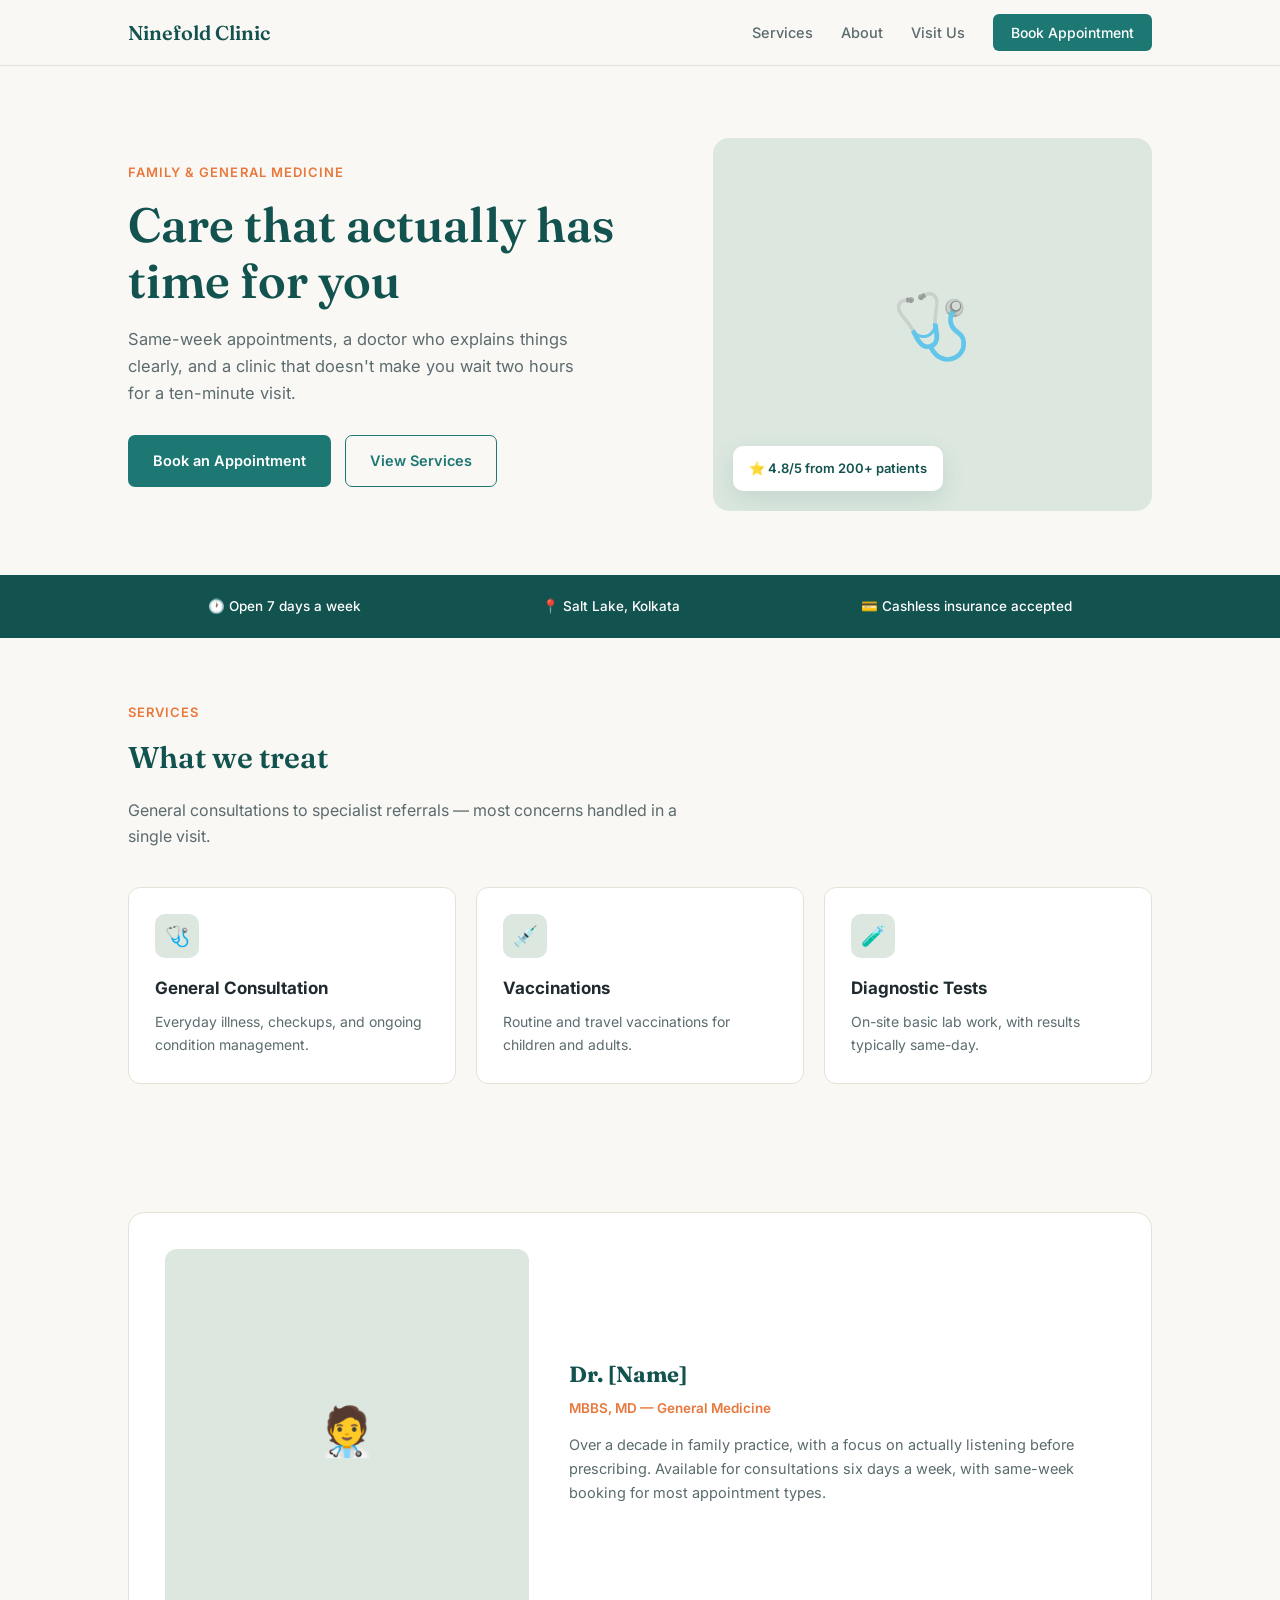
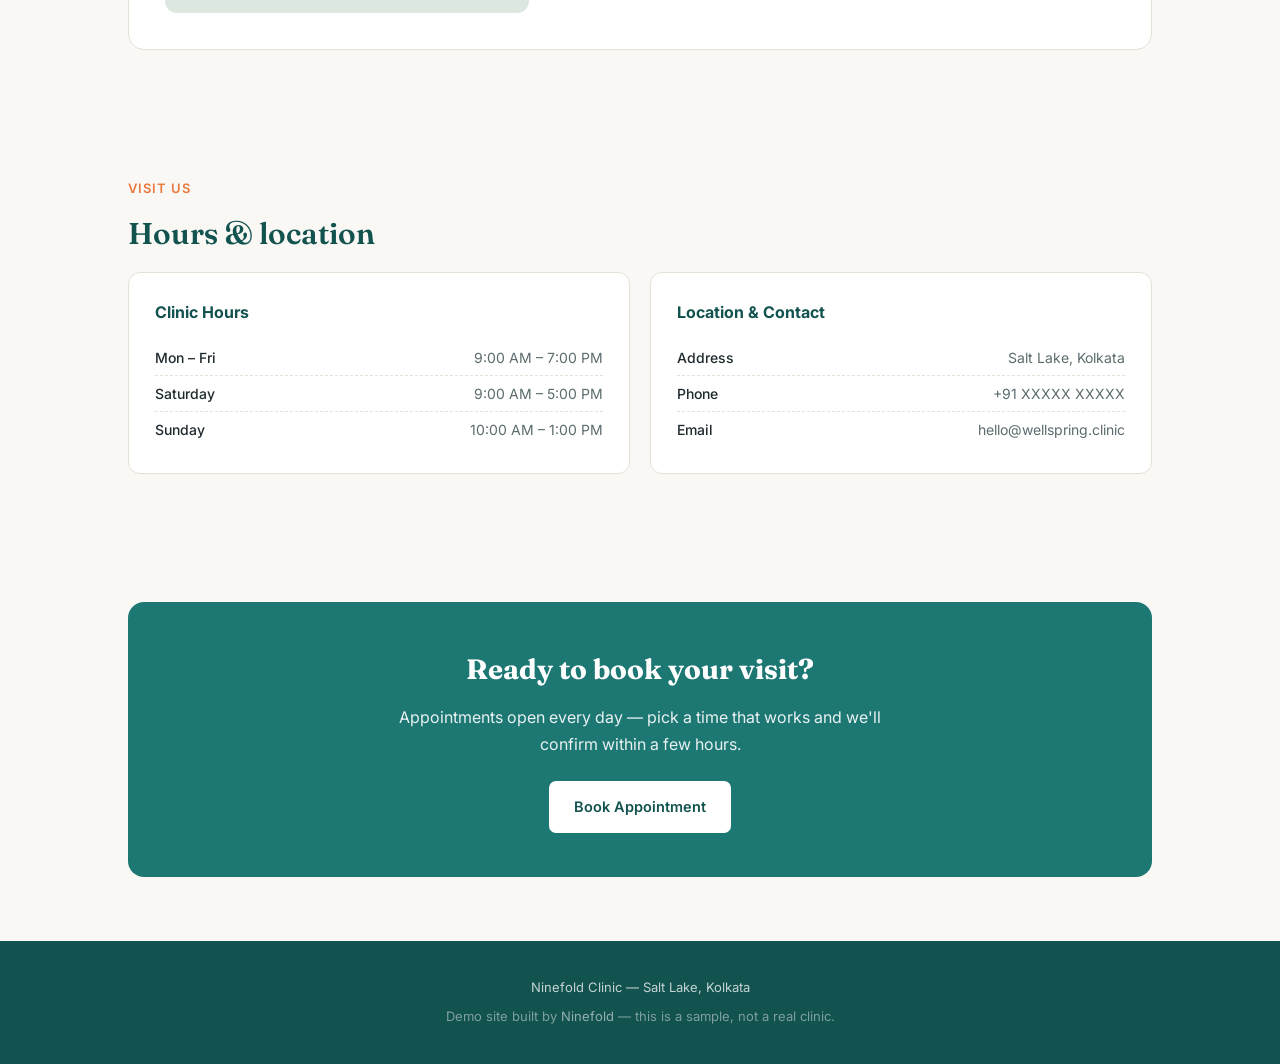
<file: demo/clinic-demo.html>
<!DOCTYPE html>
<html lang="en">
<head>
<meta charset="UTF-8">
<meta name="viewport" content="width=device-width, initial-scale=1.0">
<title>Wellspring Family Clinic — Book an Appointment</title>
<link rel="icon" href="../assets/favicon.ico" sizes="48x48">
<link rel="icon" href="../assets/favicon.svg" type="image/svg+xml">
<meta name="theme-color" content="#FAF8F4">
<link rel="preconnect" href="https://fonts.googleapis.com">
<link rel="preconnect" href="https://fonts.gstatic.com" crossorigin>
<link href="https://fonts.googleapis.com/css2?family=Fraunces:opsz,wght@9..144,500;9..144,600&family=Inter:wght@400;500;600;700&display=swap" rel="stylesheet">
<style>
  :root{
    --cream:#FAF8F4;
    --white:#FFFFFF;
    --ink:#1F2A2E;
    --ink-dim:#5B6B6E;
    --teal:#1D7874;
    --teal-deep:#12524F;
    --sage:#DCE8DF;
    --coral:#E8783D;
    --border:#E6E0D6;
    --serif:'Fraunces', Georgia, serif;
    --sans:'Inter', -apple-system, sans-serif;
  }
  *{box-sizing:border-box; margin:0; padding:0;}
  html{scroll-behavior:smooth;}
  body{background:var(--cream); color:var(--ink); font-family:var(--sans); line-height:1.65; -webkit-font-smoothing:antialiased;}
  a{color:var(--teal); text-decoration:none;}
  .wrap{max-width:1080px; margin:0 auto; padding:0 28px;}

  /* NAV */
  nav{position:sticky; top:0; z-index:50; background:rgba(250,248,244,0.94); backdrop-filter:blur(6px); border-bottom:1px solid var(--border);}
  nav .wrap{display:flex; align-items:center; justify-content:space-between; padding:16px 28px;}
  .logo{font-family:var(--serif); font-weight:600; font-size:20px; color:var(--teal-deep);}
  .nav-links{display:flex; align-items:center; gap:28px; list-style:none; font-size:14.5px;}
  .nav-links a{color:var(--ink-dim); font-weight:500;}
  .nav-links a:hover{color:var(--teal);}
  .nav-cta{background:var(--teal); color:var(--white)!important; padding:10px 18px; border-radius:6px; font-weight:600; font-size:14px;}
  .nav-cta:hover{background:var(--teal-deep); text-decoration:none;}

  /* HERO */
  .hero{padding:72px 0 64px;}
  .hero-grid{display:grid; grid-template-columns:1.1fr 0.9fr; gap:48px; align-items:center;}
  .eyebrow{font-size:13px; font-weight:600; letter-spacing:0.08em; text-transform:uppercase; color:var(--coral); margin-bottom:14px;}
  .hero h1{font-family:var(--serif); font-size:clamp(32px,4.5vw,48px); font-weight:600; line-height:1.15; color:var(--teal-deep); margin-bottom:18px;}
  .hero p{font-size:16.5px; color:var(--ink-dim); max-width:46ch; margin-bottom:28px;}
  .hero-cta{display:flex; gap:14px; flex-wrap:wrap;}
  .btn{display:inline-block; font-weight:600; font-size:14.5px; padding:13px 24px; border-radius:7px; border:1.5px solid transparent; cursor:pointer;}
  .btn-primary{background:var(--teal); color:var(--white);}
  .btn-primary:hover{background:var(--teal-deep);}
  .btn-outline{border-color:var(--teal); color:var(--teal); background:transparent;}
  .btn-outline:hover{background:var(--sage); text-decoration:none;}

  .hero-visual{background:var(--sage); border-radius:16px; aspect-ratio:4/3.4; display:flex; align-items:center; justify-content:center; position:relative; overflow:hidden;}
  .hero-visual::before{content:"🩺"; font-size:64px; opacity:0.55;}
  .hero-badge{position:absolute; bottom:20px; left:20px; background:var(--white); padding:12px 16px; border-radius:10px; box-shadow:0 8px 24px rgba(18,82,79,0.12); font-size:13px; font-weight:600; color:var(--teal-deep);}

  /* TRUST STRIP */
  .trust-strip{background:var(--teal-deep); color:var(--white);}
  .trust-strip .wrap{display:flex; justify-content:space-around; flex-wrap:wrap; gap:20px; padding:20px 28px; font-size:13.5px; font-weight:500;}

  /* SECTIONS */
  section{padding:64px 0;}
  .section-eyebrow{font-size:13px; font-weight:600; letter-spacing:0.08em; text-transform:uppercase; color:var(--coral); margin-bottom:10px;}
  .section-head h2{font-family:var(--serif); font-size:30px; font-weight:600; color:var(--teal-deep); margin-bottom:14px;}
  .section-head p{color:var(--ink-dim); max-width:58ch; margin-bottom:38px;}

  /* SERVICES */
  .services{display:grid; grid-template-columns:repeat(3,1fr); gap:20px;}
  .service-card{background:var(--white); border:1px solid var(--border); border-radius:12px; padding:26px;}
  .service-icon{width:44px; height:44px; border-radius:10px; background:var(--sage); display:flex; align-items:center; justify-content:center; font-size:20px; margin-bottom:16px;}
  .service-card h3{font-size:17px; margin-bottom:8px; color:var(--ink);}
  .service-card p{font-size:14px; color:var(--ink-dim);}

  /* DOCTOR */
  .doctor-grid{display:grid; grid-template-columns:0.8fr 1.2fr; gap:40px; align-items:center; background:var(--white); border:1px solid var(--border); border-radius:16px; padding:36px;}
  .doctor-photo{background:var(--sage); border-radius:12px; aspect-ratio:1; display:flex; align-items:center; justify-content:center; font-size:48px;}
  .doctor-info h3{font-family:var(--serif); font-size:22px; color:var(--teal-deep); margin-bottom:4px;}
  .doctor-info .role{color:var(--coral); font-weight:600; font-size:13.5px; margin-bottom:14px;}
  .doctor-info p{color:var(--ink-dim); font-size:14.5px;}

  /* HOURS + LOCATION */
  .info-grid{display:grid; grid-template-columns:1fr 1fr; gap:20px;}
  .info-card{background:var(--white); border:1px solid var(--border); border-radius:12px; padding:26px;}
  .info-card h3{font-size:16px; margin-bottom:14px; color:var(--teal-deep);}
  .hours-row{display:flex; justify-content:space-between; font-size:14px; color:var(--ink-dim); padding:6px 0; border-bottom:1px dashed var(--border);}
  .hours-row:last-child{border-bottom:none;}
  .hours-row span:first-child{color:var(--ink); font-weight:500;}

  /* BOOKING CTA */
  .booking-cta{background:var(--teal); border-radius:16px; padding:44px; text-align:center; color:var(--white);}
  .booking-cta h2{font-family:var(--serif); font-size:28px; margin-bottom:12px;}
  .booking-cta p{opacity:0.9; margin-bottom:24px; max-width:50ch; margin-left:auto; margin-right:auto;}
  .booking-cta .btn-primary{background:var(--white); color:var(--teal-deep);}
  .booking-cta .btn-primary:hover{background:var(--sage);}

  footer{background:var(--teal-deep); color:rgba(255,255,255,0.75); padding:36px 0; font-size:13px; text-align:center;}
  footer .credit{margin-top:8px; opacity:0.6;}
  footer a{color:rgba(255,255,255,0.9);}

  @media (max-width:800px){
    .hero-grid{grid-template-columns:1fr;}
    .services{grid-template-columns:1fr;}
    .doctor-grid{grid-template-columns:1fr; text-align:center;}
    .doctor-photo{max-width:180px; margin:0 auto;}
    .info-grid{grid-template-columns:1fr;}
    .nav-links{display:none;}
  }
</style>
</head>
<body>

<nav>
  <div class="wrap">
    <div class="logo">Ninefold Clinic</div>
    <ul class="nav-links">
      <li><a href="#services">Services</a></li>
      <li><a href="#doctor">About</a></li>
      <li><a href="#visit">Visit Us</a></li>
      <li><a href="#book" class="nav-cta">Book Appointment</a></li>
    </ul>
  </div>
</nav>

<header class="hero">
  <div class="wrap hero-grid">
    <div>
      <div class="eyebrow">Family &amp; General Medicine</div>
      <h1>Care that actually has time for you</h1>
      <p>Same-week appointments, a doctor who explains things clearly, and a clinic that doesn't make you wait two hours for a ten-minute visit.</p>
      <div class="hero-cta">
        <a class="btn btn-primary" href="#book">Book an Appointment</a>
        <a class="btn btn-outline" href="#services">View Services</a>
      </div>
    </div>
    <div class="hero-visual">
      <div class="hero-badge">⭐ 4.8/5 from 200+ patients</div>
    </div>
  </div>
</header>

<div class="trust-strip">
  <div class="wrap">
    <span>🕐 Open 7 days a week</span>
    <span>📍 Salt Lake, Kolkata</span>
    <span>💳 Cashless insurance accepted</span>
  </div>
</div>

<section id="services">
  <div class="wrap">
    <div class="section-head">
      <div class="section-eyebrow">Services</div>
      <h2>What we treat</h2>
      <p>General consultations to specialist referrals — most concerns handled in a single visit.</p>
    </div>
    <div class="services">
      <div class="service-card">
        <div class="service-icon">🩺</div>
        <h3>General Consultation</h3>
        <p>Everyday illness, checkups, and ongoing condition management.</p>
      </div>
      <div class="service-card">
        <div class="service-icon">💉</div>
        <h3>Vaccinations</h3>
        <p>Routine and travel vaccinations for children and adults.</p>
      </div>
      <div class="service-card">
        <div class="service-icon">🧪</div>
        <h3>Diagnostic Tests</h3>
        <p>On-site basic lab work, with results typically same-day.</p>
      </div>
    </div>
  </div>
</section>

<section id="doctor">
  <div class="wrap">
    <div class="doctor-grid">
      <div class="doctor-photo">🧑‍⚕️</div>
      <div class="doctor-info">
        <h3>Dr. [Name]</h3>
        <div class="role">MBBS, MD — General Medicine</div>
        <p>Over a decade in family practice, with a focus on actually listening before prescribing. Available for consultations six days a week, with same-week booking for most appointment types.</p>
      </div>
    </div>
  </div>
</section>

<section id="visit">
  <div class="wrap">
    <div class="section-head">
      <div class="section-eyebrow">Visit Us</div>
      <h2>Hours &amp; location</h2>
    </div>
    <div class="info-grid">
      <div class="info-card">
        <h3>Clinic Hours</h3>
        <div class="hours-row"><span>Mon – Fri</span><span>9:00 AM – 7:00 PM</span></div>
        <div class="hours-row"><span>Saturday</span><span>9:00 AM – 5:00 PM</span></div>
        <div class="hours-row"><span>Sunday</span><span>10:00 AM – 1:00 PM</span></div>
      </div>
      <div class="info-card">
        <h3>Location &amp; Contact</h3>
        <div class="hours-row"><span>Address</span><span>Salt Lake, Kolkata</span></div>
        <div class="hours-row"><span>Phone</span><span>+91 XXXXX XXXXX</span></div>
        <div class="hours-row"><span>Email</span><span>hello@wellspring.clinic</span></div>
      </div>
    </div>
  </div>
</section>

<section id="book">
  <div class="wrap">
    <div class="booking-cta">
      <h2>Ready to book your visit?</h2>
      <p>Appointments open every day — pick a time that works and we'll confirm within a few hours.</p>
      <a class="btn btn-primary" href="#">Book Appointment</a>
    </div>
  </div>
</section>

<footer>
  <div class="wrap">
    <div>Ninefold Clinic — Salt Lake, Kolkata</div>
    <div class="credit">Demo site built by <a href="../index.html">Ninefold</a> — this is a sample, not a real clinic.</div>
  </div>
</footer>

</body>
</html>
</file>
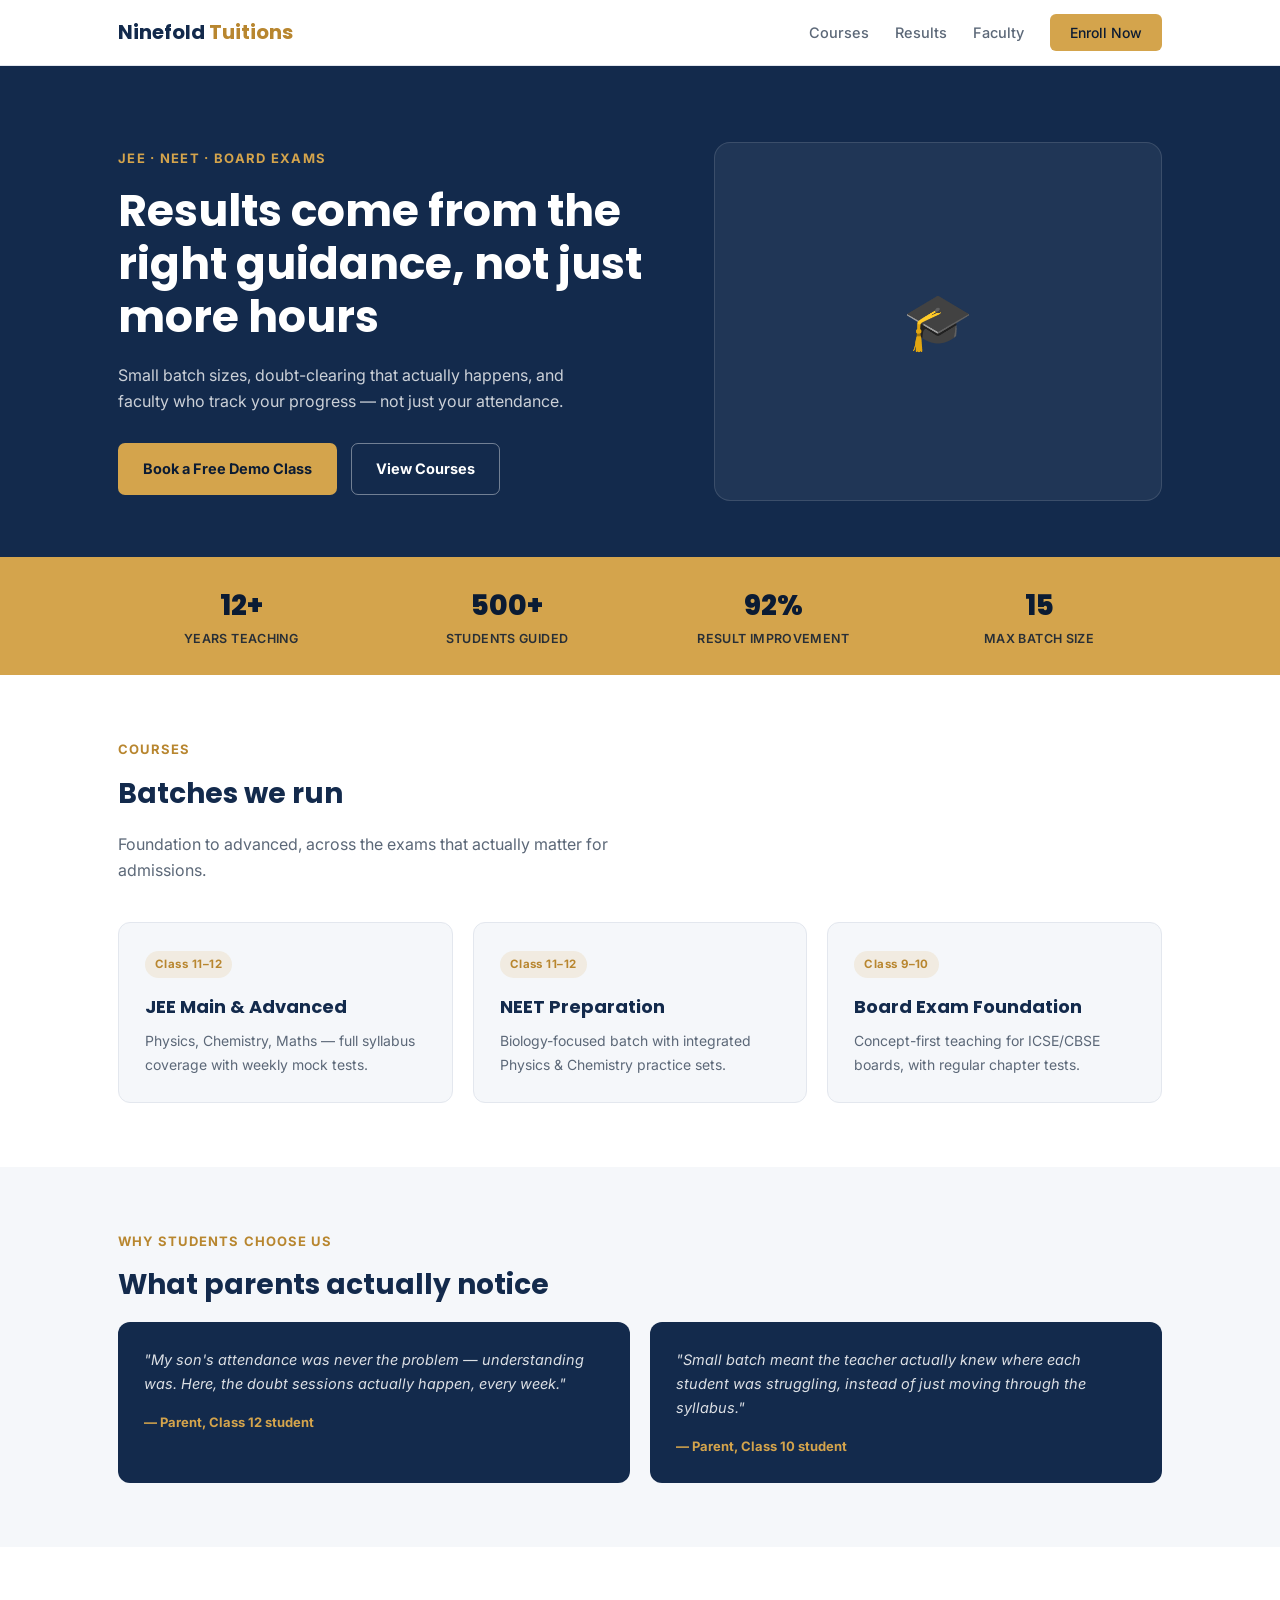
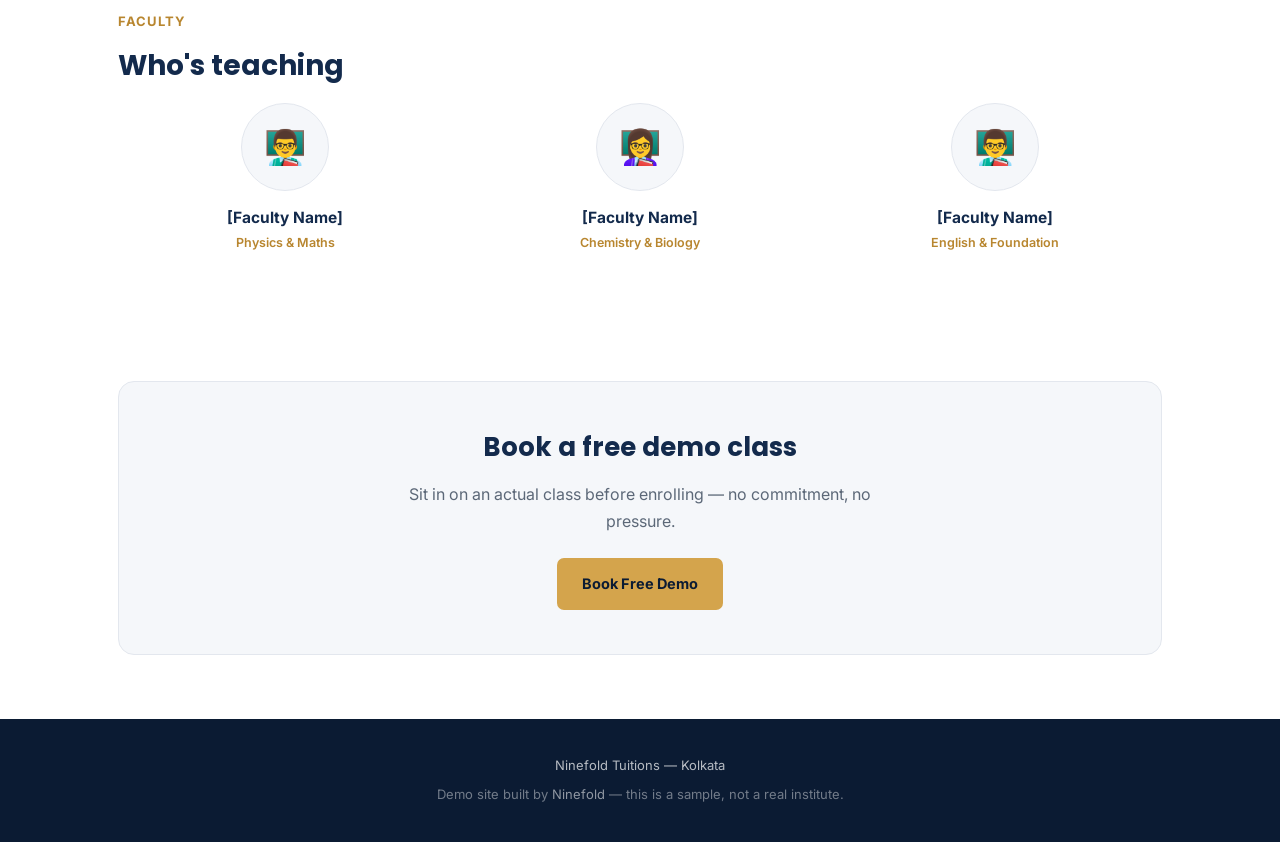
<file: demo/coaching-institute-demo.html>
<!DOCTYPE html>
<html lang="en">
<head>
<meta charset="UTF-8">
<meta name="viewport" content="width=device-width, initial-scale=1.0">
<title>Zenith Academy — Coaching for JEE, NEET &amp; Boards</title>
<link rel="icon" href="../assets/favicon.ico" sizes="48x48">
<link rel="icon" href="../assets/favicon.svg" type="image/svg+xml">
<meta name="theme-color" content="#132A4C">
<link rel="preconnect" href="https://fonts.googleapis.com">
<link rel="preconnect" href="https://fonts.gstatic.com" crossorigin>
<link href="https://fonts.googleapis.com/css2?family=Poppins:wght@500;600;700;800&family=Inter:wght@400;500;600;700&display=swap" rel="stylesheet">
<style>
  :root{
    --navy:#132A4C;
    --navy-deep:#0B1B33;
    --white:#FFFFFF;
    --paper:#F5F7FA;
    --ink:#1B2432;
    --ink-dim:#5C6878;
    --gold:#D4A44C;
    --gold-deep:#B8862F;
    --border:#E3E7EE;
    --heading:'Poppins', sans-serif;
    --sans:'Inter', -apple-system, sans-serif;
  }
  *{box-sizing:border-box; margin:0; padding:0;}
  html{scroll-behavior:smooth;}
  body{background:var(--white); color:var(--ink); font-family:var(--sans); line-height:1.65; -webkit-font-smoothing:antialiased;}
  a{color:var(--navy); text-decoration:none;}
  .wrap{max-width:1100px; margin:0 auto; padding:0 28px;}

  /* NAV */
  nav{position:sticky; top:0; z-index:50; background:rgba(255,255,255,0.96); backdrop-filter:blur(6px); border-bottom:1px solid var(--border);}
  nav .wrap{display:flex; align-items:center; justify-content:space-between; padding:16px 28px;}
  .logo{font-family:var(--heading); font-weight:700; font-size:20px; color:var(--navy);}
  .logo span{color:var(--gold-deep);}
  .nav-links{display:flex; align-items:center; gap:26px; list-style:none; font-size:14.5px;}
  .nav-links a{color:var(--ink-dim); font-weight:500;}
  .nav-links a:hover{color:var(--navy);}
  .nav-cta{background:var(--gold); color:var(--navy-deep)!important; padding:10px 20px; border-radius:6px; font-weight:700; font-size:14px;}
  .nav-cta:hover{background:var(--gold-deep); color:var(--white)!important;}

  /* HERO */
  .hero{background:var(--navy); color:var(--white); padding:76px 0 0;}
  .hero-grid{display:grid; grid-template-columns:1.1fr 0.9fr; gap:48px; align-items:center; padding-bottom:56px;}
  .eyebrow{font-size:13px; font-weight:700; letter-spacing:0.1em; text-transform:uppercase; color:var(--gold); margin-bottom:16px;}
  .hero h1{font-family:var(--heading); font-size:clamp(30px,4.2vw,44px); font-weight:700; line-height:1.2; margin-bottom:18px;}
  .hero p{font-size:16px; color:rgba(255,255,255,0.78); max-width:46ch; margin-bottom:28px;}
  .hero-cta{display:flex; gap:14px; flex-wrap:wrap;}
  .btn{display:inline-block; font-weight:700; font-size:14.5px; padding:13px 24px; border-radius:7px; border:1.5px solid transparent; cursor:pointer;}
  .btn-primary{background:var(--gold); color:var(--navy-deep);}
  .btn-primary:hover{background:var(--gold-deep); color:var(--white);}
  .btn-outline{border-color:rgba(255,255,255,0.4); color:var(--white); background:transparent;}
  .btn-outline:hover{background:rgba(255,255,255,0.08); text-decoration:none;}

  .hero-visual{background:rgba(255,255,255,0.06); border:1px solid rgba(255,255,255,0.12); border-radius:16px; aspect-ratio:4/3.2; display:flex; align-items:center; justify-content:center; font-size:56px;}

  /* STATS STRIP */
  .stats-strip{background:var(--gold);}
  .stats-strip .wrap{display:grid; grid-template-columns:repeat(4,1fr); gap:20px; padding:26px 28px;}
  .stat{text-align:center;}
  .stat-num{font-family:var(--heading); font-weight:800; font-size:28px; color:var(--navy-deep);}
  .stat-label{font-size:12.5px; font-weight:600; color:var(--navy-deep); opacity:0.85; text-transform:uppercase; letter-spacing:0.03em;}

  /* SECTIONS */
  section{padding:64px 0;}
  .section-eyebrow{font-size:13px; font-weight:700; letter-spacing:0.08em; text-transform:uppercase; color:var(--gold-deep); margin-bottom:10px;}
  .section-head h2{font-family:var(--heading); font-size:28px; font-weight:700; color:var(--navy); margin-bottom:14px;}
  .section-head p{color:var(--ink-dim); max-width:58ch; margin-bottom:38px;}

  /* COURSES */
  .courses{display:grid; grid-template-columns:repeat(3,1fr); gap:20px;}
  .course-card{background:var(--paper); border:1px solid var(--border); border-radius:12px; padding:26px; transition:border-color 0.15s ease;}
  .course-card:hover{border-color:var(--gold);}
  .course-tag{display:inline-block; font-size:11.5px; font-weight:700; letter-spacing:0.04em; color:var(--gold-deep); background:rgba(212,164,76,0.14); padding:4px 10px; border-radius:20px; margin-bottom:14px;}
  .course-card h3{font-family:var(--heading); font-size:18px; margin-bottom:8px; color:var(--navy);}
  .course-card p{font-size:14px; color:var(--ink-dim);}

  /* FACULTY */
  .faculty-grid{display:grid; grid-template-columns:repeat(3,1fr); gap:20px;}
  .faculty-card{text-align:center;}
  .faculty-photo{background:var(--paper); border:1px solid var(--border); border-radius:50%; width:88px; height:88px; display:flex; align-items:center; justify-content:center; font-size:34px; margin:0 auto 14px;}
  .faculty-card h4{font-size:15.5px; color:var(--navy); margin-bottom:2px;}
  .faculty-card .subject{font-size:12.5px; color:var(--gold-deep); font-weight:600;}

  /* TESTIMONIALS */
  .testimonials{display:grid; grid-template-columns:repeat(2,1fr); gap:20px;}
  .testimonial{background:var(--navy); color:var(--white); border-radius:12px; padding:26px;}
  .testimonial p{font-size:14.5px; color:rgba(255,255,255,0.85); margin-bottom:16px; font-style:italic;}
  .testimonial .who{font-size:13px; font-weight:700; color:var(--gold);}

  /* CTA */
  .enroll-cta{background:var(--paper); border:1px solid var(--border); border-radius:16px; padding:44px; text-align:center;}
  .enroll-cta h2{font-family:var(--heading); font-size:26px; color:var(--navy); margin-bottom:12px;}
  .enroll-cta p{color:var(--ink-dim); margin-bottom:24px; max-width:50ch; margin-left:auto; margin-right:auto;}

  footer{background:var(--navy-deep); color:rgba(255,255,255,0.7); padding:36px 0; font-size:13px; text-align:center;}
  footer .credit{margin-top:8px; opacity:0.6;}
  footer a{color:rgba(255,255,255,0.9);}

  @media (max-width:800px){
    .hero-grid{grid-template-columns:1fr;}
    .stats-strip .wrap{grid-template-columns:repeat(2,1fr);}
    .courses{grid-template-columns:1fr;}
    .faculty-grid{grid-template-columns:1fr;}
    .testimonials{grid-template-columns:1fr;}
    .nav-links{display:none;}
  }
</style>
</head>
<body>

<nav>
  <div class="wrap">
    <div class="logo">Ninefold <span>Tuitions</span></div>
    <ul class="nav-links">
      <li><a href="#courses">Courses</a></li>
      <li><a href="#results">Results</a></li>
      <li><a href="#faculty">Faculty</a></li>
      <li><a href="#enroll" class="nav-cta">Enroll Now</a></li>
    </ul>
  </div>
</nav>

<header class="hero">
  <div class="wrap hero-grid">
    <div>
      <div class="eyebrow">JEE · NEET · Board Exams</div>
      <h1>Results come from the right guidance, not just more hours</h1>
      <p>Small batch sizes, doubt-clearing that actually happens, and faculty who track your progress — not just your attendance.</p>
      <div class="hero-cta">
        <a class="btn btn-primary" href="#enroll">Book a Free Demo Class</a>
        <a class="btn btn-outline" href="#courses">View Courses</a>
      </div>
    </div>
    <div class="hero-visual">🎓</div>
  </div>
  <div class="stats-strip">
    <div class="wrap">
      <div class="stat"><div class="stat-num">12+</div><div class="stat-label">Years Teaching</div></div>
      <div class="stat"><div class="stat-num">500+</div><div class="stat-label">Students Guided</div></div>
      <div class="stat"><div class="stat-num">92%</div><div class="stat-label">Result Improvement</div></div>
      <div class="stat"><div class="stat-num">15</div><div class="stat-label">Max Batch Size</div></div>
    </div>
  </div>
</header>

<section id="courses">
  <div class="wrap">
    <div class="section-head">
      <div class="section-eyebrow">Courses</div>
      <h2>Batches we run</h2>
      <p>Foundation to advanced, across the exams that actually matter for admissions.</p>
    </div>
    <div class="courses">
      <div class="course-card">
        <span class="course-tag">Class 11–12</span>
        <h3>JEE Main &amp; Advanced</h3>
        <p>Physics, Chemistry, Maths — full syllabus coverage with weekly mock tests.</p>
      </div>
      <div class="course-card">
        <span class="course-tag">Class 11–12</span>
        <h3>NEET Preparation</h3>
        <p>Biology-focused batch with integrated Physics &amp; Chemistry practice sets.</p>
      </div>
      <div class="course-card">
        <span class="course-tag">Class 9–10</span>
        <h3>Board Exam Foundation</h3>
        <p>Concept-first teaching for ICSE/CBSE boards, with regular chapter tests.</p>
      </div>
    </div>
  </div>
</section>

<section id="results" style="background:var(--paper);">
  <div class="wrap">
    <div class="section-head">
      <div class="section-eyebrow">Why Students Choose Us</div>
      <h2>What parents actually notice</h2>
    </div>
    <div class="testimonials">
      <div class="testimonial">
        <p>"My son's attendance was never the problem — understanding was. Here, the doubt sessions actually happen, every week."</p>
        <div class="who">— Parent, Class 12 student</div>
      </div>
      <div class="testimonial">
        <p>"Small batch meant the teacher actually knew where each student was struggling, instead of just moving through the syllabus."</p>
        <div class="who">— Parent, Class 10 student</div>
      </div>
    </div>
  </div>
</section>

<section id="faculty">
  <div class="wrap">
    <div class="section-head">
      <div class="section-eyebrow">Faculty</div>
      <h2>Who's teaching</h2>
    </div>
    <div class="faculty-grid">
      <div class="faculty-card">
        <div class="faculty-photo">👨‍🏫</div>
        <h4>[Faculty Name]</h4>
        <div class="subject">Physics &amp; Maths</div>
      </div>
      <div class="faculty-card">
        <div class="faculty-photo">👩‍🏫</div>
        <h4>[Faculty Name]</h4>
        <div class="subject">Chemistry &amp; Biology</div>
      </div>
      <div class="faculty-card">
        <div class="faculty-photo">👨‍🏫</div>
        <h4>[Faculty Name]</h4>
        <div class="subject">English &amp; Foundation</div>
      </div>
    </div>
  </div>
</section>

<section id="enroll">
  <div class="wrap">
    <div class="enroll-cta">
      <h2>Book a free demo class</h2>
      <p>Sit in on an actual class before enrolling — no commitment, no pressure.</p>
      <a class="btn btn-primary" href="#">Book Free Demo</a>
    </div>
  </div>
</section>

<footer>
  <div class="wrap">
    <div>Ninefold Tuitions — Kolkata</div>
    <div class="credit">Demo site built by <a href="../index.html">Ninefold</a> — this is a sample, not a real institute.</div>
  </div>
</footer>

</body>
</html>
</file>
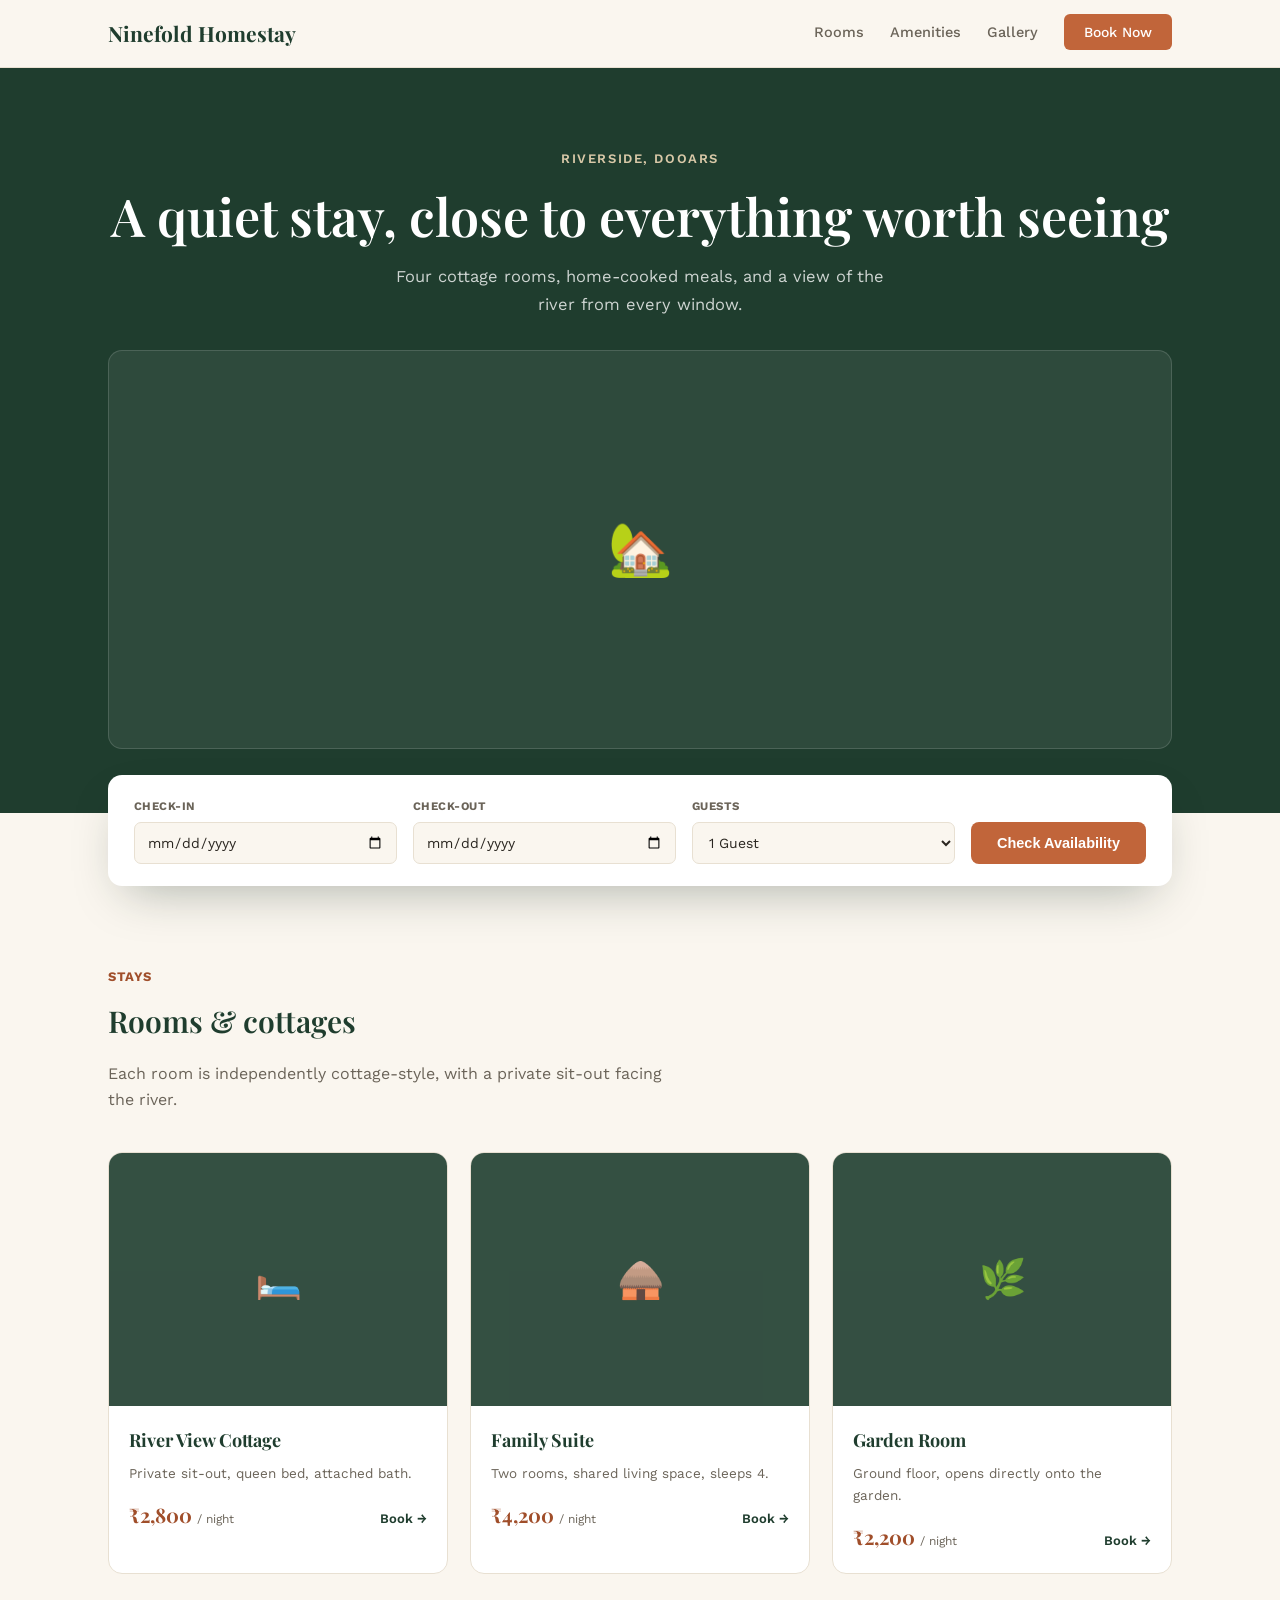
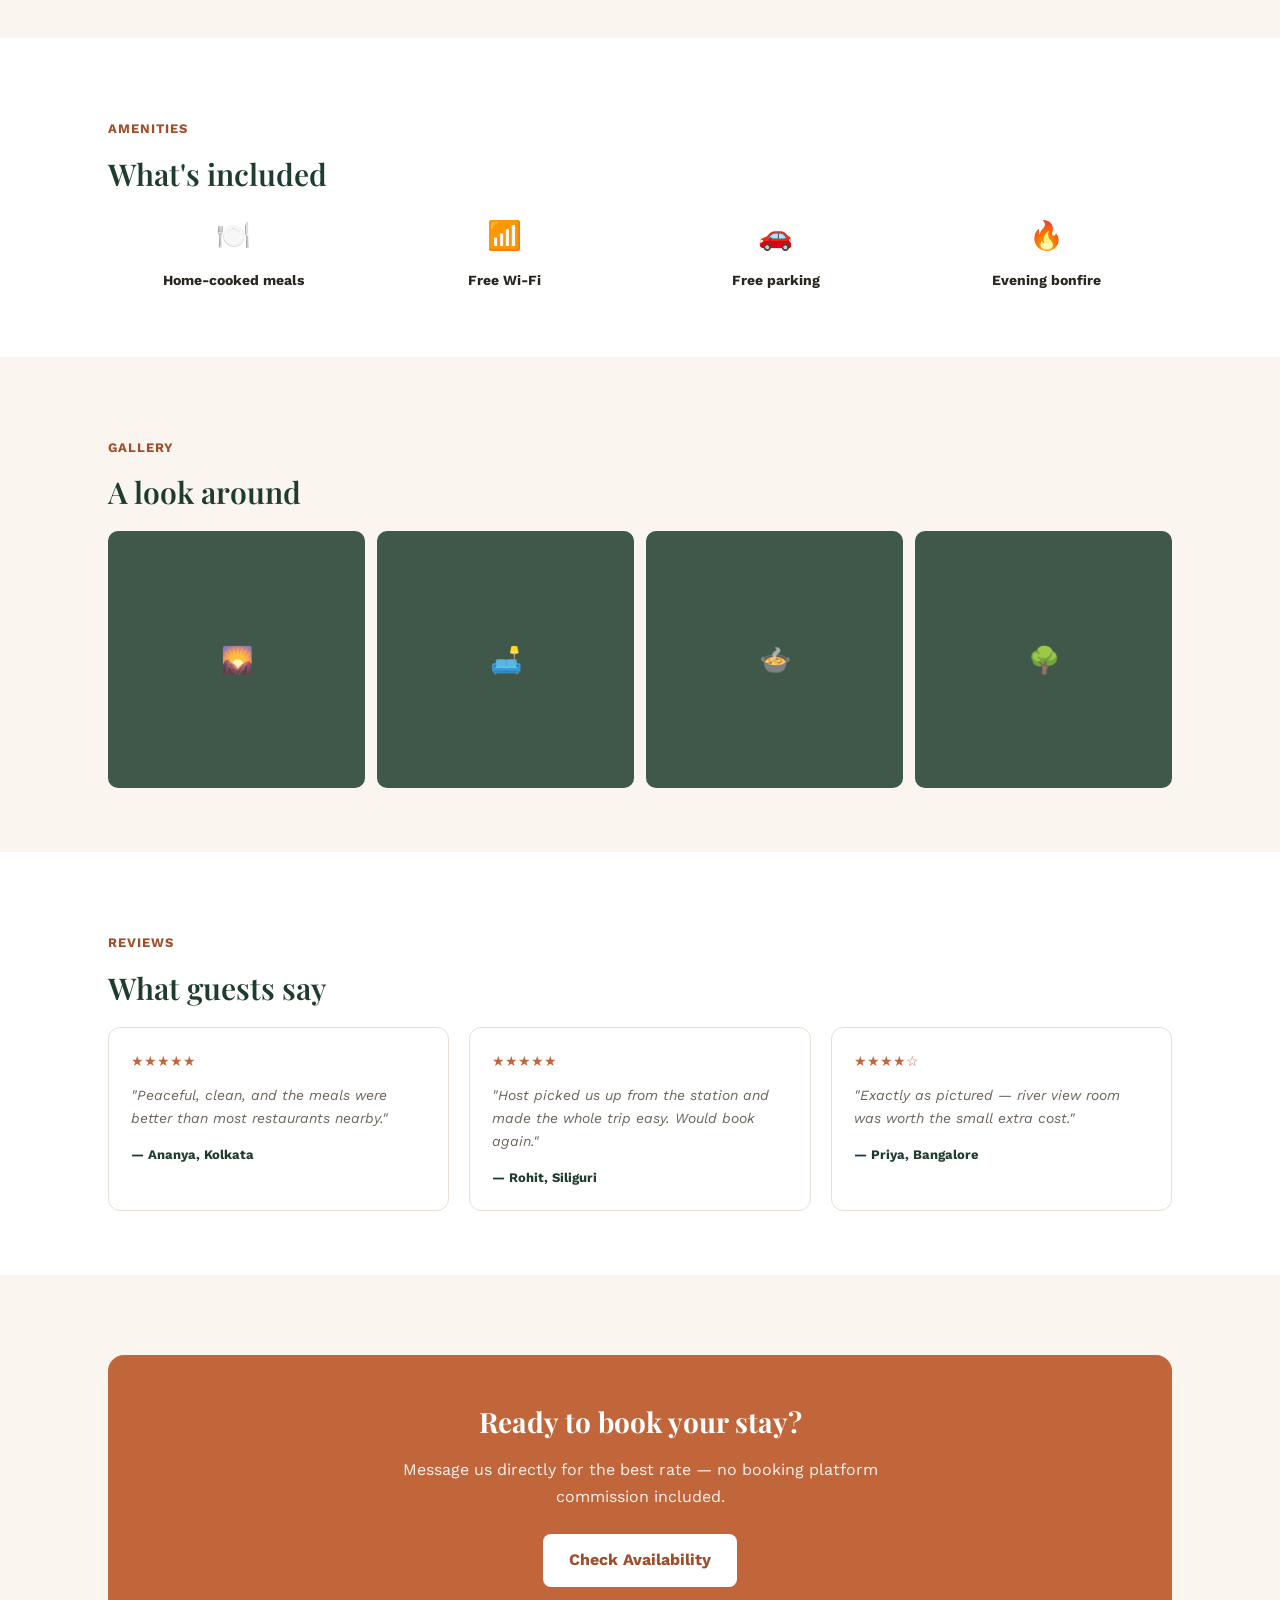
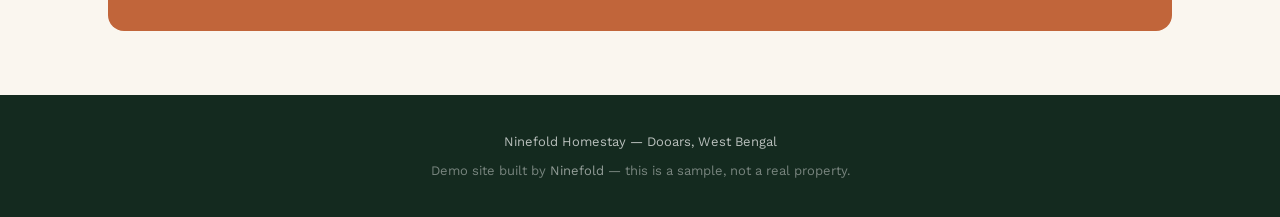
<file: demo/homestay-booking-demo.html>
<!DOCTYPE html>
<html lang="en">
<head>
<meta charset="UTF-8">
<meta name="viewport" content="width=device-width, initial-scale=1.0">
<title>Ninefold Homestay — Book Your Stay</title>
<link rel="icon" href="../assets/favicon.ico" sizes="48x48">
<link rel="icon" href="../assets/favicon.svg" type="image/svg+xml">
<meta name="theme-color" content="#FAF6EF">
<link rel="preconnect" href="https://fonts.googleapis.com">
<link rel="preconnect" href="https://fonts.gstatic.com" crossorigin>
<link href="https://fonts.googleapis.com/css2?family=Playfair+Display:wght@500;600;700&family=Work+Sans:wght@400;500;600;700&display=swap" rel="stylesheet">
<style>
  :root{
    --forest:#1F3D2E;
    --forest-deep:#142A1F;
    --terracotta:#C1653A;
    --terracotta-deep:#A04E2A;
    --cream:#FAF6EF;
    --white:#FFFFFF;
    --ink:#2A2620;
    --ink-dim:#6B6459;
    --border:#E8E0D2;
    --serif:'Playfair Display', Georgia, serif;
    --sans:'Work Sans', -apple-system, sans-serif;
  }
  *{box-sizing:border-box; margin:0; padding:0;}
  html{scroll-behavior:smooth;}
  body{background:var(--cream); color:var(--ink); font-family:var(--sans); line-height:1.65; -webkit-font-smoothing:antialiased;}
  a{color:var(--forest); text-decoration:none;}
  .wrap{max-width:1120px; margin:0 auto; padding:0 28px;}

  nav{position:sticky; top:0; z-index:50; background:rgba(250,246,239,0.95); backdrop-filter:blur(6px); border-bottom:1px solid var(--border);}
  nav .wrap{display:flex; align-items:center; justify-content:space-between; padding:16px 28px;}
  .logo{font-family:var(--serif); font-weight:700; font-size:21px; color:var(--forest);}
  .nav-links{display:flex; align-items:center; gap:26px; list-style:none; font-size:14.5px;}
  .nav-links a{color:var(--ink-dim); font-weight:500;}
  .nav-links a:hover{color:var(--forest);}
  .nav-cta{background:var(--terracotta); color:var(--white)!important; padding:10px 20px; border-radius:6px; font-weight:600; font-size:14px;}
  .nav-cta:hover{background:var(--terracotta-deep); text-decoration:none;}

  /* HERO */
  .hero{position:relative; background:var(--forest); color:var(--white); padding:80px 0 0; overflow:hidden;}
  .hero-inner{text-align:center; padding-bottom:64px;}
  .eyebrow{font-size:13px; font-weight:600; letter-spacing:0.12em; text-transform:uppercase; color:#D9C9A8; margin-bottom:16px;}
  .hero h1{font-family:var(--serif); font-size:clamp(32px,5vw,52px); font-weight:600; line-height:1.2; margin-bottom:16px;}
  .hero p{font-size:16.5px; color:rgba(255,255,255,0.78); max-width:50ch; margin:0 auto 8px;}
  .hero-visual{background:rgba(255,255,255,0.07); border:1px solid rgba(255,255,255,0.14); border-radius:14px; aspect-ratio:16/6; display:flex; align-items:center; justify-content:center; font-size:52px; margin-top:32px;}

  /* BOOKING WIDGET */
  .booking-widget{
    background:var(--white); border-radius:14px; box-shadow:0 20px 50px -18px rgba(20,42,31,0.35);
    padding:22px 26px; display:grid; grid-template-columns:1fr 1fr 1fr auto; gap:16px; align-items:end;
    margin-top:-38px; position:relative; z-index:5;
  }
  .field{display:flex; flex-direction:column; gap:6px;}
  .field label{font-size:11.5px; font-weight:700; letter-spacing:0.04em; text-transform:uppercase; color:var(--ink-dim);}
  .field input, .field select{border:1px solid var(--border); border-radius:7px; padding:11px 12px; font-family:var(--sans); font-size:14px; color:var(--ink); background:var(--cream);}
  .field input:focus, .field select:focus{outline:2px solid var(--terracotta);}
  .search-btn{background:var(--terracotta); color:var(--white); font-weight:700; font-size:14.5px; border:none; border-radius:8px; padding:13px 26px; cursor:pointer; white-space:nowrap;}
  .search-btn:hover{background:var(--terracotta-deep);}

  section{padding:80px 0 64px;}
  .section-eyebrow{font-size:13px; font-weight:700; letter-spacing:0.08em; text-transform:uppercase; color:var(--terracotta-deep); margin-bottom:10px;}
  .section-head h2{font-family:var(--serif); font-size:30px; font-weight:600; color:var(--forest); margin-bottom:14px;}
  .section-head p{color:var(--ink-dim); max-width:58ch; margin-bottom:38px;}

  /* ROOMS */
  .rooms{display:grid; grid-template-columns:repeat(3,1fr); gap:22px;}
  .room-card{background:var(--white); border:1px solid var(--border); border-radius:14px; overflow:hidden; transition:transform 0.15s ease;}
  .room-card:hover{transform:translateY(-3px);}
  .room-img{background:var(--forest); opacity:0.9; aspect-ratio:4/3; display:flex; align-items:center; justify-content:center; font-size:38px; color:var(--white);}
  .room-body{padding:20px;}
  .room-body h3{font-family:var(--serif); font-size:18px; color:var(--forest); margin-bottom:6px;}
  .room-body p{font-size:13.5px; color:var(--ink-dim); margin-bottom:14px;}
  .room-price{display:flex; align-items:baseline; justify-content:space-between;}
  .price{font-family:var(--serif); font-weight:700; font-size:20px; color:var(--terracotta-deep);}
  .price span{font-size:12px; font-weight:400; color:var(--ink-dim); font-family:var(--sans);}
  .room-link{font-size:13px; font-weight:600; color:var(--forest);}

  /* AMENITIES */
  .amenities{display:grid; grid-template-columns:repeat(4,1fr); gap:20px; text-align:center;}
  .amenity-icon{font-size:28px; margin-bottom:10px;}
  .amenity h4{font-size:14px; color:var(--ink);}

  /* GALLERY */
  .gallery{display:grid; grid-template-columns:repeat(4,1fr); gap:12px;}
  .gallery-item{background:var(--forest); opacity:0.85; aspect-ratio:1; border-radius:10px; display:flex; align-items:center; justify-content:center; font-size:26px; color:var(--white);}

  /* REVIEWS */
  .reviews{display:grid; grid-template-columns:repeat(3,1fr); gap:20px;}
  .review-card{background:var(--white); border:1px solid var(--border); border-radius:12px; padding:22px;}
  .stars{color:var(--terracotta); font-size:14px; margin-bottom:10px;}
  .review-card p{font-size:14px; color:var(--ink-dim); font-style:italic; margin-bottom:14px;}
  .review-who{font-size:13px; font-weight:700; color:var(--forest);}

  /* CTA */
  .book-cta{background:var(--terracotta); border-radius:16px; padding:44px; text-align:center; color:var(--white);}
  .book-cta h2{font-family:var(--serif); font-size:28px; margin-bottom:12px;}
  .book-cta p{opacity:0.92; margin-bottom:24px; max-width:50ch; margin-left:auto; margin-right:auto;}
  .book-cta .btn-primary{background:var(--white); color:var(--terracotta-deep); font-weight:700; padding:13px 26px; border-radius:8px; display:inline-block;}
  .book-cta .btn-primary:hover{background:var(--cream); text-decoration:none;}

  footer{background:var(--forest-deep); color:rgba(255,255,255,0.7); padding:36px 0; font-size:13px; text-align:center;}
  footer .credit{margin-top:8px; opacity:0.6;}
  footer a{color:rgba(255,255,255,0.9);}

  @media (max-width:820px){
    .booking-widget{grid-template-columns:1fr 1fr; margin-top:20px;}
    .rooms{grid-template-columns:1fr;}
    .amenities{grid-template-columns:repeat(2,1fr);}
    .gallery{grid-template-columns:repeat(2,1fr);}
    .reviews{grid-template-columns:1fr;}
    .nav-links{display:none;}
  }
</style>
</head>
<body>

<nav>
  <div class="wrap">
    <div class="logo">Ninefold Homestay</div>
    <ul class="nav-links">
      <li><a href="#rooms">Rooms</a></li>
      <li><a href="#amenities">Amenities</a></li>
      <li><a href="#gallery">Gallery</a></li>
      <li><a href="#book" class="nav-cta">Book Now</a></li>
    </ul>
  </div>
</nav>

<header class="hero">
  <div class="wrap hero-inner">
    <div class="eyebrow">Riverside, Dooars</div>
    <h1>A quiet stay, close to everything worth seeing</h1>
    <p>Four cottage rooms, home-cooked meals, and a view of the river from every window.</p>
    <div class="hero-visual">🏡</div>
  </div>
</header>

<div class="wrap">
  <div class="booking-widget">
    <div class="field">
      <label>Check-in</label>
      <input type="date">
    </div>
    <div class="field">
      <label>Check-out</label>
      <input type="date">
    </div>
    <div class="field">
      <label>Guests</label>
      <select>
        <option>1 Guest</option>
        <option>2 Guests</option>
        <option>3 Guests</option>
        <option>4+ Guests</option>
      </select>
    </div>
    <button class="search-btn">Check Availability</button>
  </div>
</div>

<section id="rooms">
  <div class="wrap">
    <div class="section-head">
      <div class="section-eyebrow">Stays</div>
      <h2>Rooms &amp; cottages</h2>
      <p>Each room is independently cottage-style, with a private sit-out facing the river.</p>
    </div>
    <div class="rooms">
      <div class="room-card">
        <div class="room-img">🛏️</div>
        <div class="room-body">
          <h3>River View Cottage</h3>
          <p>Private sit-out, queen bed, attached bath.</p>
          <div class="room-price"><span class="price">₹2,800 <span>/ night</span></span><a class="room-link" href="#book">Book →</a></div>
        </div>
      </div>
      <div class="room-card">
        <div class="room-img">🛖</div>
        <div class="room-body">
          <h3>Family Suite</h3>
          <p>Two rooms, shared living space, sleeps 4.</p>
          <div class="room-price"><span class="price">₹4,200 <span>/ night</span></span><a class="room-link" href="#book">Book →</a></div>
        </div>
      </div>
      <div class="room-card">
        <div class="room-img">🌿</div>
        <div class="room-body">
          <h3>Garden Room</h3>
          <p>Ground floor, opens directly onto the garden.</p>
          <div class="room-price"><span class="price">₹2,200 <span>/ night</span></span><a class="room-link" href="#book">Book →</a></div>
        </div>
      </div>
    </div>
  </div>
</section>

<section id="amenities" style="background:var(--white);">
  <div class="wrap">
    <div class="section-head">
      <div class="section-eyebrow">Amenities</div>
      <h2>What's included</h2>
    </div>
    <div class="amenities">
      <div class="amenity"><div class="amenity-icon">🍽️</div><h4>Home-cooked meals</h4></div>
      <div class="amenity"><div class="amenity-icon">📶</div><h4>Free Wi-Fi</h4></div>
      <div class="amenity"><div class="amenity-icon">🚗</div><h4>Free parking</h4></div>
      <div class="amenity"><div class="amenity-icon">🔥</div><h4>Evening bonfire</h4></div>
    </div>
  </div>
</section>

<section id="gallery">
  <div class="wrap">
    <div class="section-head">
      <div class="section-eyebrow">Gallery</div>
      <h2>A look around</h2>
    </div>
    <div class="gallery">
      <div class="gallery-item">🌄</div>
      <div class="gallery-item">🛋️</div>
      <div class="gallery-item">🍲</div>
      <div class="gallery-item">🌳</div>
    </div>
  </div>
</section>

<section style="background:var(--white);">
  <div class="wrap">
    <div class="section-head">
      <div class="section-eyebrow">Reviews</div>
      <h2>What guests say</h2>
    </div>
    <div class="reviews">
      <div class="review-card">
        <div class="stars">★★★★★</div>
        <p>"Peaceful, clean, and the meals were better than most restaurants nearby."</p>
        <div class="review-who">— Ananya, Kolkata</div>
      </div>
      <div class="review-card">
        <div class="stars">★★★★★</div>
        <p>"Host picked us up from the station and made the whole trip easy. Would book again."</p>
        <div class="review-who">— Rohit, Siliguri</div>
      </div>
      <div class="review-card">
        <div class="stars">★★★★☆</div>
        <p>"Exactly as pictured — river view room was worth the small extra cost."</p>
        <div class="review-who">— Priya, Bangalore</div>
      </div>
    </div>
  </div>
</section>

<section id="book">
  <div class="wrap">
    <div class="book-cta">
      <h2>Ready to book your stay?</h2>
      <p>Message us directly for the best rate — no booking platform commission included.</p>
      <a class="btn-primary" href="#">Check Availability</a>
    </div>
  </div>
</section>

<footer>
  <div class="wrap">
    <div>Ninefold Homestay — Dooars, West Bengal</div>
    <div class="credit">Demo site built by <a href="../index.html">Ninefold</a> — this is a sample, not a real property.</div>
  </div>
</footer>

</body>
</html>
</file>
<file: css/style.css>
:root{--bg:#14171C;--bg-raised:#1B1F26;--bg-card:#1E232B;--bg-soft:#171B21;--text:#E8E6E1;--text-dim:#8B93A1;--text-faint:#5C6472;--amber:#E8A33D;--teal:#4FA6A6;--rust:#C1502E;--border:#2A2E35;--grid-line:rgba(255,255,255,0.025);--nav-bg:rgba(20,23,28,0.85);--glow-a:rgba(232,163,61,0.10);--glow-t:rgba(79,166,166,0.10);--card-shadow:none;--card-hover:0 14px 34px -18px rgba(0,0,0,0.55);--pill-bg:rgba(232,163,61,0.07);--mono:'IBM Plex Mono',ui-monospace,monospace;--sans:'IBM Plex Sans',-apple-system,sans-serif;}[data-theme="light"]{--bg:#F5F2EB;--bg-raised:#FFFFFF;--bg-card:#FFFFFF;--bg-soft:#EFEBE2;--text:#1D2127;--text-dim:#57606B;--text-faint:#8A93A0;--amber:#AF7410;--teal:#2C7B7B;--rust:#B34B26;--border:#E4DFD4;--grid-line:rgba(20,23,28,0.04);--nav-bg:rgba(245,242,235,0.85);--glow-a:rgba(175,116,16,0.07);--glow-t:rgba(44,123,123,0.07);--card-shadow:0 1px 2px rgba(20,23,28,0.04),0 10px 28px -18px rgba(20,23,28,0.14);--card-hover:0 18px 40px -22px rgba(20,23,28,0.25);--pill-bg:rgba(175,116,16,0.09);}@media (prefers-color-scheme:light){:root:not([data-theme="dark"]):not([data-theme="light"]){--bg:#F5F2EB;--bg-raised:#FFFFFF;--bg-card:#FFFFFF;--bg-soft:#EFEBE2;--text:#1D2127;--text-dim:#57606B;--text-faint:#8A93A0;--amber:#AF7410;--teal:#2C7B7B;--rust:#B34B26;--border:#E4DFD4;--grid-line:rgba(20,23,28,0.04);--nav-bg:rgba(245,242,235,0.85);--glow-a:rgba(175,116,16,0.07);--glow-t:rgba(44,123,123,0.07);--card-shadow:0 1px 2px rgba(20,23,28,0.04),0 10px 28px -18px rgba(20,23,28,0.14);--card-hover:0 18px 40px -22px rgba(20,23,28,0.25);--pill-bg:rgba(175,116,16,0.09);}}*{box-sizing:border-box;margin:0;padding:0;}html{scroll-behavior:smooth;}body{background:var(--bg);color:var(--text);font-family:var(--sans);line-height:1.6;-webkit-font-smoothing:antialiased;transition:background-color 0.25s ease,color 0.25s ease;}body::before{content:"";position:fixed;inset:0;z-index:-1;pointer-events:none;background:radial-gradient(640px 420px at 12% -2%,var(--glow-a),transparent 62%),radial-gradient(680px 460px at 88% 4%,var(--glow-t),transparent 62%),linear-gradient(var(--grid-line) 1px,transparent 1px),linear-gradient(90deg,var(--grid-line) 1px,transparent 1px);background-size:auto,auto,44px 44px,44px 44px;}::selection{background:var(--amber);color:#1A1300;}a{color:var(--teal);text-decoration:none;}a:hover{text-decoration:underline;}a:focus-visible,button:focus-visible{outline:2px solid var(--amber);outline-offset:3px;}.wrap{max-width:960px;margin:0 auto;padding:0 24px;}section[id]{scroll-margin-top:88px;}.skip-link{position:fixed;left:-999px;top:8px;z-index:200;background:var(--bg-card);color:var(--text);border:1px solid var(--border);padding:10px 14px;border-radius:6px;font-family:var(--mono);font-size:13px;}.skip-link:focus{left:8px;}.noscript{text-align:center;padding:40px 20px;font-size:14px;color:var(--text-dim);}nav{position:sticky;top:0;z-index:100;background:var(--nav-bg);backdrop-filter:blur(10px);-webkit-backdrop-filter:blur(10px);border-bottom:1px solid var(--border);}nav .wrap{display:flex;align-items:center;justify-content:space-between;gap:16px;padding:14px 24px;min-height:60px;}.brand{font-family:var(--mono);font-weight:700;font-size:16px;color:var(--text);letter-spacing:-0.01em;}.brand .amber{color:var(--amber);}.brand .teal{color:var(--teal);}.nav-tools{display:flex;align-items:center;gap:10px;}.nav-links{display:flex;gap:20px;list-style:none;font-family:var(--mono);font-size:13px;align-items:center;}.nav-links a{color:var(--text-dim);padding:6px 2px;}.nav-links a:hover{color:var(--amber);text-decoration:none;}.nav-links a.active{color:var(--amber);}.nav-cta{background:var(--amber);color:#1A1300;font-weight:600;padding:9px 16px;border-radius:6px;font-size:12.5px;}.nav-cta:hover{filter:brightness(1.06);text-decoration:none;}.icon-btn{background:none;border:1px solid var(--border);border-radius:8px;width:40px;height:40px;display:flex;align-items:center;justify-content:center;cursor:pointer;color:var(--text-dim);transition:border-color 0.15s ease,color 0.15s ease;}.icon-btn:hover{border-color:var(--text-faint);color:var(--text);}.theme-btn .ic-sun{display:none;}.theme-btn .ic-moon{display:block;}[data-theme="light"] .theme-btn .ic-sun{display:block;}[data-theme="light"] .theme-btn .ic-moon{display:none;}.hamburger{display:none;}.mobile-menu{display:none;}header.hero{padding:88px 0 64px;text-align:center;position:relative;}.sublabel{font-family:var(--mono);font-size:12px;letter-spacing:0.18em;color:var(--text-faint);margin-bottom:18px;text-transform:uppercase;}.sublabel .amber{color:var(--amber);}.wordmark{font-family:var(--mono);font-weight:700;font-size:clamp(34px,6vw,60px);letter-spacing:-0.01em;line-height:1.05;margin-bottom:20px;}.wordmark .amber{color:var(--amber);}.wordmark .teal{color:var(--teal);}.status{display:inline-flex;align-items:center;gap:8px;font-family:var(--mono);font-size:11.5px;color:var(--text-dim);border:1px solid var(--border);background:var(--bg-soft);padding:7px 14px;border-radius:999px;margin-bottom:26px;}.status .dot{width:7px;height:7px;border-radius:50%;background:#60C778;box-shadow:0 0 0 0 rgba(96,199,120,0.5);animation:pulse 2.2s infinite;}@keyframes pulse{0%{box-shadow:0 0 0 0 rgba(96,199,120,0.45);}70%{box-shadow:0 0 0 7px rgba(96,199,120,0);}100%{box-shadow:0 0 0 0 rgba(96,199,120,0);}}.tagline{font-size:18px;color:var(--text-dim);max-width:52ch;margin:0 auto 34px;}.tagline strong{color:var(--text);font-weight:600;}.hero-cta{display:flex;gap:14px;justify-content:center;flex-wrap:wrap;}.btn{font-family:var(--mono);font-size:13px;font-weight:600;padding:13px 24px;border-radius:7px;border:1px solid transparent;cursor:pointer;display:inline-block;transition:filter 0.15s ease,border-color 0.15s ease,color 0.15s ease,background 0.15s ease;}.btn-primary{background:var(--amber);color:#1A1300;}.btn-primary:hover{filter:brightness(1.06);text-decoration:none;}.btn-ghost{border-color:var(--border);color:var(--text);background:var(--bg-soft);}.btn-ghost:hover{border-color:var(--teal);color:var(--teal);text-decoration:none;}.btn .arr{color:var(--amber);}.stats-strip{display:grid;grid-template-columns:repeat(auto-fit,minmax(200px,1fr));gap:1px;background:var(--border);border:1px solid var(--border);border-radius:10px;overflow:hidden;box-shadow:var(--card-shadow);}.stat{background:var(--bg-raised);padding:22px 18px;text-align:center;}.stat-num{font-family:var(--mono);font-weight:700;font-size:26px;color:var(--amber);display:block;}.stat-label{font-family:var(--mono);font-size:11px;letter-spacing:0.08em;text-transform:uppercase;color:var(--text-dim);margin-top:6px;}section{padding:64px 0;border-top:1px solid var(--border);}.section-head{margin-bottom:34px;}.eyebrow{font-family:var(--mono);font-size:12px;letter-spacing:0.14em;color:var(--amber);text-transform:uppercase;margin-bottom:10px;}.section-head h2{font-size:27px;letter-spacing:-0.01em;}.section-desc{color:var(--text-dim);font-size:15px;max-width:62ch;margin-top:10px;}.about-grid{display:grid;grid-template-columns:1.2fr 0.8fr;gap:36px;align-items:start;}.about-text p{color:var(--text-dim);font-size:15px;margin-bottom:14px;max-width:64ch;}.about-text strong{color:var(--text);font-weight:600;}.principles{background:var(--bg-raised);border:1px solid var(--border);border-radius:10px;padding:20px;box-shadow:var(--card-shadow);}.principles h3{font-family:var(--mono);font-size:12px;letter-spacing:0.1em;text-transform:uppercase;color:var(--amber);margin-bottom:12px;}.principles ul{list-style:none;}.principles li{font-size:13.5px;color:var(--text-dim);padding:7px 0 7px 24px;position:relative;border-bottom:1px dashed var(--border);}.principles li:last-child{border-bottom:none;}.principles li::before{content:"▸";position:absolute;left:0;color:var(--teal);font-family:var(--mono);}.services{display:grid;grid-template-columns:repeat(3,1fr);gap:16px;}.service-card{background:var(--bg-card);border:1px solid var(--border);border-radius:10px;padding:22px;box-shadow:var(--card-shadow);transition:transform 0.15s ease,border-color 0.15s ease,box-shadow 0.15s ease;display:flex;flex-direction:column;}.service-card:hover{transform:translateY(-3px);border-color:var(--teal);box-shadow:var(--card-hover);}.service-icon{width:40px;height:40px;border-radius:9px;background:var(--pill-bg);border:1px solid var(--border);display:flex;align-items:center;justify-content:center;margin-bottom:14px;color:var(--amber);}.service-card h3{font-size:15.5px;margin-bottom:8px;color:var(--text);}.service-card p{font-size:13.5px;color:var(--text-dim);margin-bottom:14px;}.service-card ul{list-style:none;margin-top:auto;}.service-card li{font-size:12.5px;color:var(--text-dim);padding:5px 0 5px 18px;position:relative;border-top:1px dashed var(--border);}.service-card li::before{content:"+";position:absolute;left:0;color:var(--teal);font-family:var(--mono);font-weight:600;}.process{display:grid;grid-template-columns:repeat(4,1fr);gap:16px;}.step{background:var(--bg-card);border:1px solid var(--border);border-radius:10px;padding:20px;box-shadow:var(--card-shadow);transition:border-color 0.15s ease,transform 0.15s ease;}.step:hover{border-color:var(--amber);transform:translateY(-3px);}.step-num{font-family:var(--mono);font-weight:700;font-size:13px;color:var(--teal);margin-bottom:10px;display:block;}.step-num em{font-style:normal;color:var(--text-faint);font-weight:400;}.step h3{font-size:15px;margin-bottom:6px;}.step p{font-size:13px;color:var(--text-dim);}.work-list{display:flex;flex-direction:column;gap:12px;}.work-item{background:var(--bg-card);border:1px solid var(--border);border-radius:10px;padding:18px 20px;display:flex;align-items:flex-start;justify-content:space-between;gap:16px;box-shadow:var(--card-shadow);transition:border-color 0.15s ease,transform 0.15s ease,box-shadow 0.15s ease;}.work-item:hover{border-color:var(--teal);transform:translateX(3px);box-shadow:var(--card-hover);text-decoration:none;}.work-item:hover .work-arrow{color:var(--amber);}.work-name{font-family:var(--mono);font-weight:600;font-size:14.5px;color:var(--text);}.work-name .ghost{color:var(--text-faint);font-weight:400;}.work-desc{font-size:13.5px;color:var(--text-dim);margin-top:5px;max-width:56ch;}.work-tags{display:flex;gap:8px;margin-top:10px;flex-wrap:wrap;}.tag{font-family:var(--mono);font-size:10.5px;padding:3px 9px;border-radius:999px;border:1px solid var(--border);color:var(--text-dim);white-space:nowrap;background:var(--bg-soft);}.work-arrow{font-family:var(--mono);color:var(--text-faint);font-size:16px;margin-top:2px;transition:color 0.15s ease;}.stack{display:flex;flex-wrap:wrap;gap:10px;justify-content:center;}.stack .eyebrow,.stack .section-desc{text-align:center;}.chip{font-family:var(--mono);font-size:12px;color:var(--text-dim);border:1px solid var(--border);background:var(--bg-raised);padding:8px 14px;border-radius:7px;box-shadow:var(--card-shadow);}.pricing-strip{background:var(--bg-raised);border:1px solid var(--border);border-radius:10px;padding:24px 26px;display:flex;align-items:center;justify-content:space-between;gap:22px;flex-wrap:wrap;box-shadow:var(--card-shadow);}.pricing-strip p{color:var(--text-dim);font-size:14px;max-width:44ch;}.pricing-strip p strong{color:var(--text);}.pricing-strip .from{font-family:var(--mono);color:var(--amber);font-weight:700;font-size:15px;display:block;}.faq{display:flex;flex-direction:column;gap:10px;}.faq details{background:var(--bg-card);border:1px solid var(--border);border-radius:10px;box-shadow:var(--card-shadow);overflow:hidden;transition:border-color 0.15s ease;}.faq details[open]{border-color:var(--teal);}.faq summary{cursor:pointer;list-style:none;font-size:14.5px;font-weight:600;padding:16px 18px;display:flex;align-items:center;justify-content:space-between;gap:14px;}.faq summary::-webkit-details-marker{display:none;}.faq summary .tick{font-family:var(--mono);color:var(--teal);font-size:16px;transition:transform 0.2s ease;}.faq details[open] summary .tick{transform:rotate(45deg);}.faq .a{font-size:13.5px;color:var(--text-dim);padding:0 18px 16px;max-width:70ch;}.contact-box{background:var(--bg-raised);border:1px solid var(--border);border-radius:12px;padding:44px 30px;text-align:center;position:relative;overflow:hidden;box-shadow:var(--card-shadow);}.contact-box::before{content:"";position:absolute;inset:0;background:radial-gradient(420px 200px at 50% -20%,var(--glow-a),transparent 70%);pointer-events:none;}.contact-box p{color:var(--text-dim);font-size:15px;max-width:46ch;margin:0 auto 24px;position:relative;}.contact-links{display:flex;gap:12px;justify-content:center;flex-wrap:wrap;position:relative;}.contact-meta{font-family:var(--mono);font-size:11.5px;color:var(--text-faint);margin-top:22px;position:relative;letter-spacing:0.04em;}footer{border-top:1px solid var(--border);padding:44px 0 30px;background:var(--bg-soft);}.footer-grid{display:grid;grid-template-columns:1.4fr 1fr;gap:34px;margin-bottom:28px;}.footer-brand .brand{font-size:15px;}.footer-brand p{font-size:13px;color:var(--text-faint);max-width:34ch;margin-top:12px;}.footer-col h4{font-family:var(--mono);font-size:11px;letter-spacing:0.12em;text-transform:uppercase;color:var(--amber);margin-bottom:12px;}.footer-col ul{list-style:none;}.footer-col li{margin-bottom:8px;}.footer-col a{font-size:13.5px;color:var(--text-dim);}.footer-col a:hover{color:var(--amber);text-decoration:none;}.footer-bottom{padding-top:20px;border-top:1px dashed var(--border);display:flex;justify-content:space-between;gap:12px;flex-wrap:wrap;font-family:var(--mono);font-size:11.5px;color:var(--text-faint);}.footer-bottom a{color:var(--text-faint);}@media (max-width:820px){.about-grid,.services,.process{grid-template-columns:1fr;}.footer-grid{grid-template-columns:1fr;}.nav-links,.nav-cta{display:none;}.hamburger{display:flex;}.mobile-menu{display:block;border-top:1px solid var(--border);background:var(--bg);}.mobile-menu ul{list-style:none;padding:8px 24px 16px;}.mobile-menu li{border-bottom:1px dashed var(--border);}.mobile-menu li:last-child{border-bottom:none;}.mobile-menu a{display:block;padding:12px 0;font-family:var(--mono);font-size:14px;color:var(--text-dim);}.mobile-menu a:hover{color:var(--amber);text-decoration:none;}.mobile-menu .m-cta{color:var(--amber);}.mobile-menu.closed{display:none;}}@media (max-width:520px){.pricing-strip{flex-direction:column;align-items:flex-start;}header.hero{padding:64px 0 48px;}}
</file>
